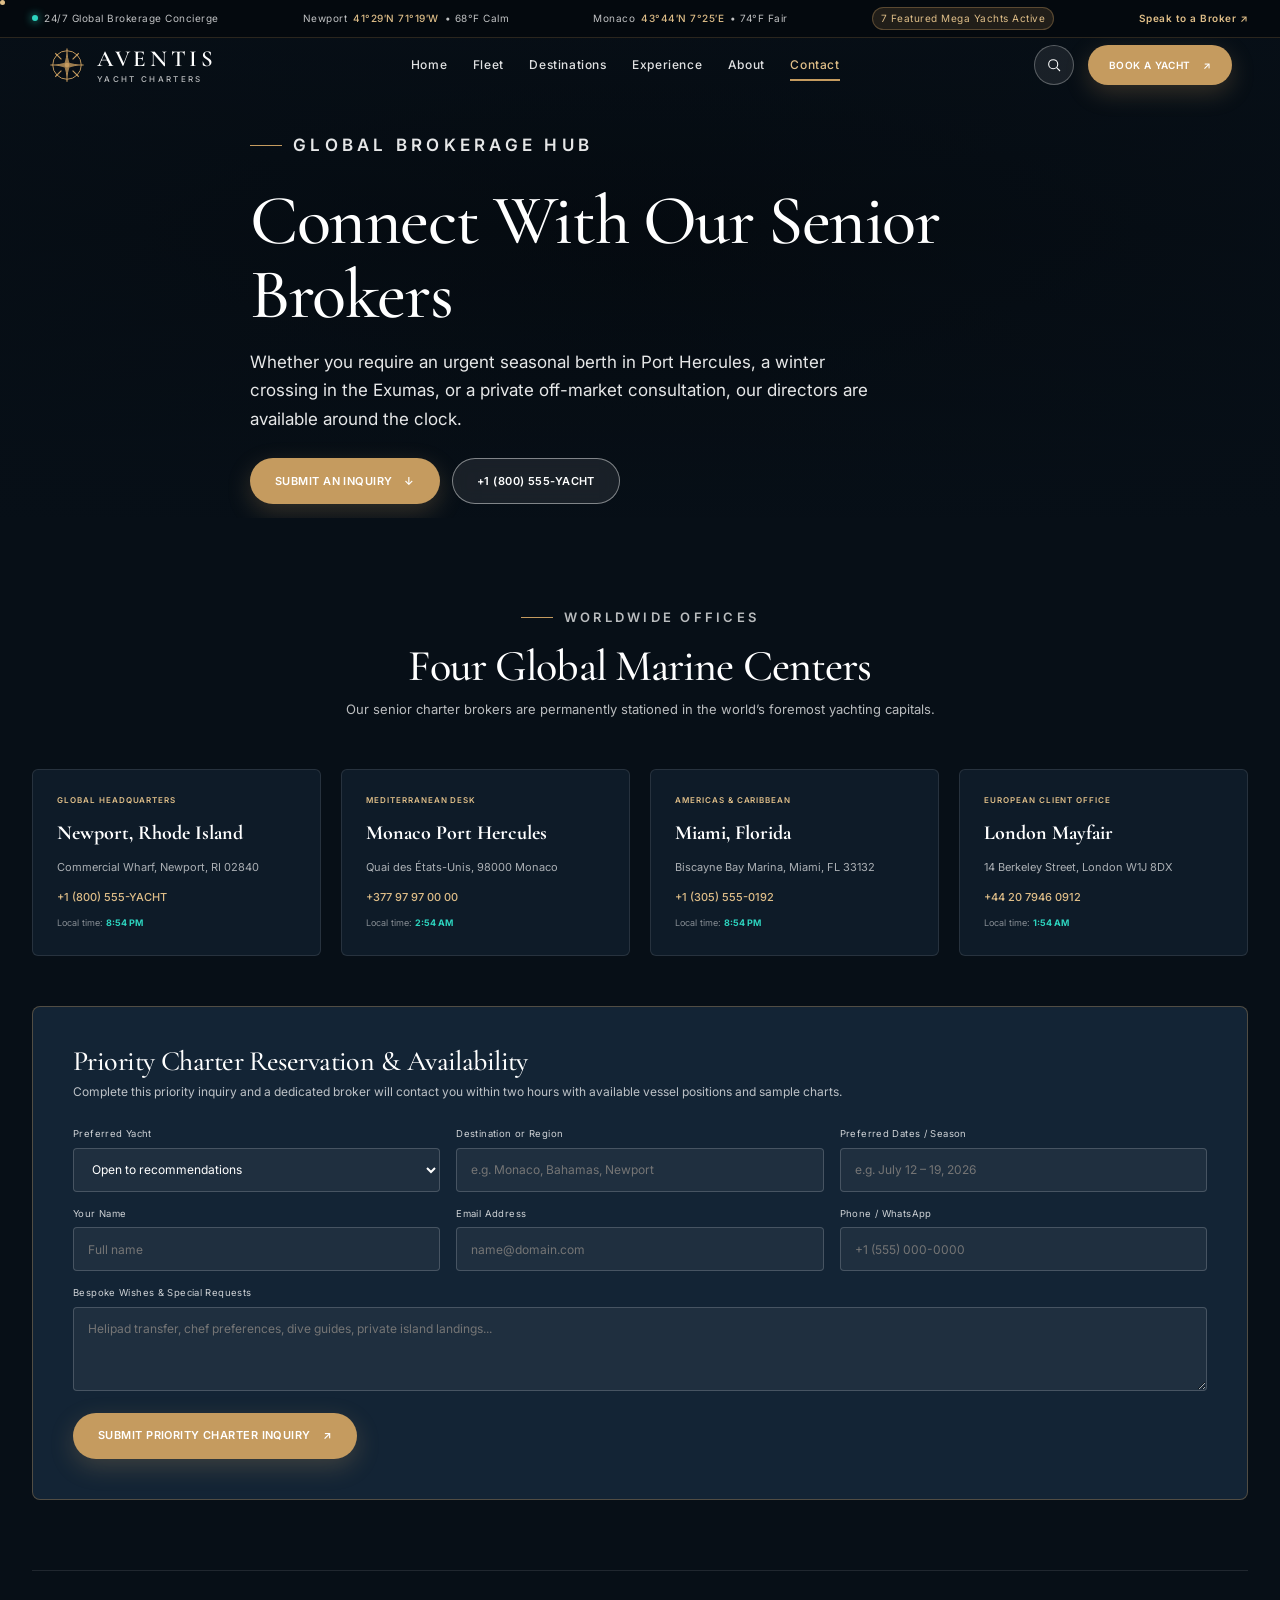
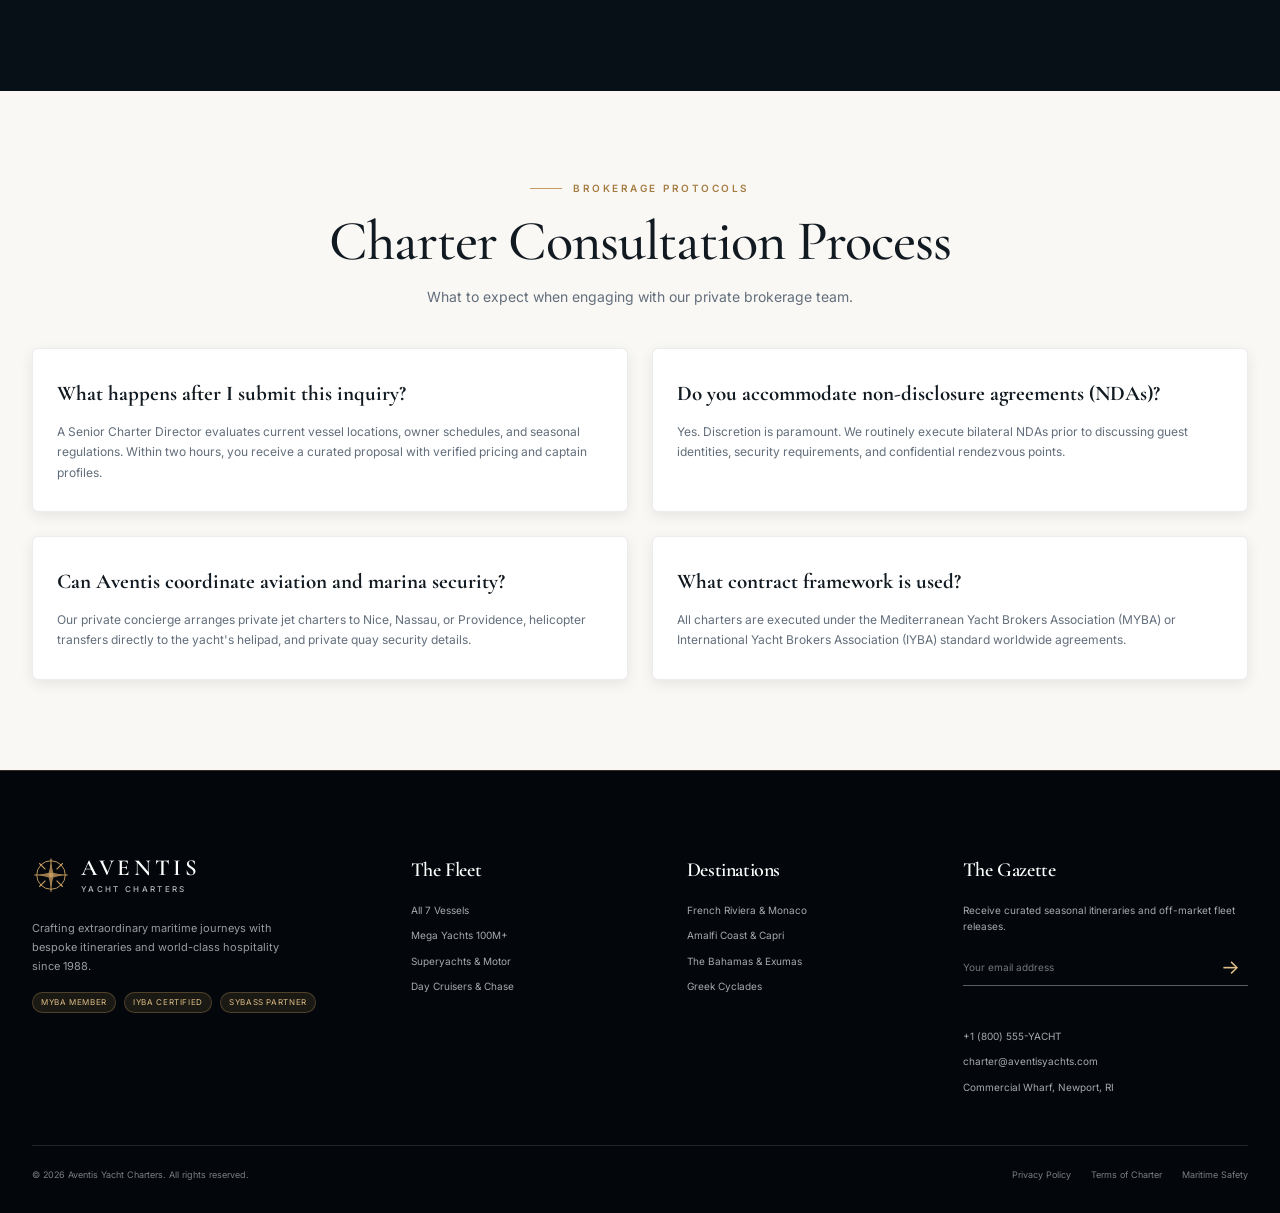
<file: contact.html>
<!doctype html>
<html lang="en">
<head>
  <meta charset="utf-8">
  <meta name="viewport" content="width=device-width, initial-scale=1">
  <meta name="theme-color" content="#070f17">
  <meta name="apple-mobile-web-app-capable" content="yes">
  <meta name="apple-mobile-web-app-status-bar-style" content="black-translucent">
  <meta name="description" content="Connect with Aventis Yacht Charters. 24/7 global brokerage offices in Newport, Monaco, Miami, and London. Request vessel availability and custom charters.">
  <link rel="manifest" href="manifest.webmanifest">
  <link rel="icon" href="icons/icon-192.png" type="image/png">
  <link rel="apple-touch-icon" href="icons/apple-touch-icon.png">
  <title>Contact &amp; Global Brokerage — Aventis Yacht Charters</title>
  <link rel="preconnect" href="https://fonts.googleapis.com">
  <link rel="preconnect" href="https://fonts.gstatic.com" crossorigin>
  <link href="https://fonts.googleapis.com/css2?family=Cormorant+Garamond:ital,wght@0,400;0,500;0,600;0,700;1,400;1,600&family=Inter:wght@300;400;500;600;700&display=swap" rel="stylesheet">
  
  <!-- Modular Stylesheets -->
  <link rel="stylesheet" href="css/global.css">
  <link rel="stylesheet" href="css/contact.css">
  <link rel="stylesheet" href="css/fleet.css">
  <link rel="stylesheet" href="css/modals.css">

  <!-- Modular Scripts -->
  <script src="js/global.js" defer></script>
  <script src="js/video-manager.js" defer></script>
  <script src="js/contact.js" defer></script>
</head>
<body>
  <a class="skip-link" href="#main">Skip to content</a>
  <div class="cursor-dot" aria-hidden="true"></div>
  <div class="cursor-ring" aria-hidden="true"></div>

  <!-- Top Ocean Ticker -->
  <div class="top-status-bar" aria-label="Global charter status">
    <div class="container status-bar-inner">
      <span class="status-item"><i class="status-beacon"></i> 24/7 Global Brokerage Concierge</span>
      <span class="status-item">Newport <strong>41°29′N 71°19′W</strong> • 68°F Calm</span>
      <span class="status-item">Monaco <strong>43°44′N 7°25′E</strong> • 74°F Fair</span>
      <span class="status-item status-badge-hot">7 Featured Mega Yachts Active</span>
      <a class="status-link" href="contact.html">Speak to a Broker ↗</a>
    </div>
  </div>

  <header class="site-header" id="main-header">
    <a class="brand" href="index.html" aria-label="Aventis Yacht Charters home">
      <svg class="brand-mark" viewBox="0 0 48 48" aria-hidden="true">
        <circle cx="24" cy="24" r="18" fill="none" stroke="currentColor" stroke-width="1.2"/>
        <circle cx="24" cy="24" r="3" fill="currentColor"/>
        <path d="M24 3v11m0 20v11M3 24h11m20 0h11M9.15 9.15l7.78 7.78m14.14 14.14 7.78 7.78m0-29.7-7.78 7.78M16.93 31.07l-7.78 7.78" fill="none" stroke="currentColor" stroke-width="1.4"/>
        <path d="m24 9 3 12-3 3-3-3 3-12Zm15 15-12 3-3-3 3-3 12 3ZM24 39l-3-12 3-3 3 3-3 12ZM9 24l12-3 3 3-3 3-12-3Z" fill="currentColor" opacity=".78"/>
      </svg>
      <span class="brand-type"><strong>AVENTIS</strong><small>YACHT CHARTERS</small></span>
    </a>
    <nav class="desktop-nav" aria-label="Main navigation">
      <a href="index.html">Home</a>
      <a href="fleet.html">Fleet</a>
      <a href="destinations.html">Destinations</a>
      <a href="experience.html">Experience</a>
      <a href="about.html">About</a>
      <a href="contact.html" class="active">Contact</a>
    </nav>
    <div class="header-actions">
      <button class="icon-button search-open" type="button" aria-label="Open yacht search">
        <svg viewBox="0 0 24 24" aria-hidden="true"><circle cx="10.8" cy="10.8" r="6.8"/><path d="m16 16 5 5"/></svg>
      </button>
      <button class="button button-gold header-book" type="button" data-open-booking>Book a Yacht <span aria-hidden="true">↗</span></button>
      <button class="menu-toggle" type="button" aria-expanded="false" aria-controls="mobile-nav" aria-label="Open navigation"><span></span><span></span></button>
    </div>
    <nav class="mobile-nav" id="mobile-nav" aria-label="Mobile navigation" hidden>
      <a href="index.html">Home</a>
      <a href="fleet.html">Fleet</a>
      <a href="destinations.html">Destinations</a>
      <a href="experience.html">Experience</a>
      <a href="about.html">About</a>
      <a href="contact.html" class="active">Contact</a>
      <button class="button button-gold" type="button" data-open-booking>Book a Yacht <span aria-hidden="true">↗</span></button>
    </nav>
  </header>

  <main id="main">
    <!-- SUBPAGE HERO BANNER -->
    <section class="subpage-hero" aria-label="Contact Aventis">
      <video class="subpage-hero-video" autoplay muted loop playsinline preload="auto">
        <source src="Public/Fleet/Luxury%20Yacht%20-%20Riva%20Rivamare%20-%20Ferretti%20Group%281080P_HD%29.mp4" type="video/mp4">
      </video>
      <div class="subpage-hero-shade"></div>
      <div class="container subpage-hero-content">
        <p class="eyebrow"><span></span>Global Brokerage Hub</p>
        <h1>Connect With Our Senior Brokers</h1>
        <p>Whether you require an urgent seasonal berth in Port Hercules, a winter crossing in the Exumas, or a private off-market consultation, our directors are available around the clock.</p>
        <div style="display:flex;gap:12px;flex-wrap:wrap;">
          <a class="button button-gold" href="#contact-hub">Submit an Inquiry <span aria-hidden="true">↓</span></a>
          <a class="button button-glass" href="tel:+18005559224">+1 (800) 555-YACHT</a>
        </div>
      </div>
    </section>

    <!-- CONTACT HUB & OFFICES -->
    <section class="contact-section section-dark" id="contact-hub">
      <div class="container footer-contact-hub">
        <div class="footer-hub-intro reveal">
          <p class="eyebrow"><span></span>Worldwide Offices</p>
          <h2>Four Global Marine Centers</h2>
          <p>Our senior charter brokers are permanently stationed in the world’s foremost yachting capitals.</p>
        </div>

        <!-- Global Offices Grid with Live Clocks -->
        <div class="global-offices-grid reveal">
          <div class="office-card">
            <span class="office-tag">Global Headquarters</span>
            <h4>Newport, Rhode Island</h4>
            <p>Commercial Wharf, Newport, RI 02840</p>
            <a class="office-tel" href="tel:+18005559224">+1 (800) 555-YACHT</a>
            <span class="office-time" data-tz="America/New_York">Local time: <strong class="tz-clock">EDT</strong></span>
          </div>
          <div class="office-card">
            <span class="office-tag">Mediterranean Desk</span>
            <h4>Monaco Port Hercules</h4>
            <p>Quai des États-Unis, 98000 Monaco</p>
            <a class="office-tel" href="tel:+37797970000">+377 97 97 00 00</a>
            <span class="office-time" data-tz="Europe/Monaco">Local time: <strong class="tz-clock">CEST</strong></span>
          </div>
          <div class="office-card">
            <span class="office-tag">Americas &amp; Caribbean</span>
            <h4>Miami, Florida</h4>
            <p>Biscayne Bay Marina, Miami, FL 33132</p>
            <a class="office-tel" href="tel:+13055550192">+1 (305) 555-0192</a>
            <span class="office-time" data-tz="America/New_York">Local time: <strong class="tz-clock">EDT</strong></span>
          </div>
          <div class="office-card">
            <span class="office-tag">European Client Office</span>
            <h4>London Mayfair</h4>
            <p>14 Berkeley Street, London W1J 8DX</p>
            <a class="office-tel" href="tel:+442079460912">+44 20 7946 0912</a>
            <span class="office-time" data-tz="Europe/London">Local time: <strong class="tz-clock">BST</strong></span>
          </div>
        </div>

        <!-- Full Priority Charter Reservation Form -->
        <div class="footer-inquiry-box reveal">
          <div class="inquiry-box-head">
            <h3>Priority Charter Reservation &amp; Availability</h3>
            <p>Complete this priority inquiry and a dedicated broker will contact you within two hours with available vessel positions and sample charts.</p>
          </div>
          <form class="inpage-inquiry-form booking-form">
            <div class="form-row-3">
              <label>
                <span>Preferred Yacht</span>
                <select name="yacht">
                  <option value="Any Yacht">Open to recommendations</option>
                  <option value="KISMET (400 FT / 122M Mega Yacht)">KISMET — 400 FT / 122M Mega Yacht</option>
                  <option value="LANA (351 FT / 107M Mega Yacht)">LANA — 351 FT / 107M Mega Yacht</option>
                  <option value="ENERGY (255 FT / 78M Superyacht)">ENERGY — 255 FT / 78M Superyacht</option>
                  <option value="M/Y ONYX (110 FT Riva Dolcevita)">M/Y ONYX — 110 FT Riva Dolcevita</option>
                  <option value="Sunseeker 88 Yacht">Sunseeker 88 Yacht</option>
                  <option value="Sunseeker 76 Yacht">Sunseeker 76 Yacht</option>
                  <option value="Riva Rivamare (39 FT Day Cruiser)">Riva Rivamare — 39 FT Day Cruiser</option>
                </select>
              </label>
              <label>
                <span>Destination or Region</span>
                <input name="destination" placeholder="e.g. Monaco, Bahamas, Newport" required>
              </label>
              <label>
                <span>Preferred Dates / Season</span>
                <input name="dates" placeholder="e.g. July 12 – 19, 2026">
              </label>
            </div>
            <div class="form-row-3">
              <label>
                <span>Your Name</span>
                <input name="name" placeholder="Full name" required>
              </label>
              <label>
                <span>Email Address</span>
                <input name="email" type="email" placeholder="name@domain.com" required>
              </label>
              <label>
                <span>Phone / WhatsApp</span>
                <input name="phone" type="tel" placeholder="+1 (555) 000-0000">
              </label>
            </div>
            <label>
              <span>Bespoke Wishes &amp; Special Requests</span>
              <textarea name="requests" rows="3" placeholder="Helipad transfer, chef preferences, dive guides, private island landings..."></textarea>
            </label>
            <div class="inquiry-form-submit">
              <button class="button button-gold" type="submit">Submit Priority Charter Inquiry <span aria-hidden="true">↗</span></button>
              <p class="form-status" aria-live="polite"></p>
            </div>
          </form>
        </div>

      </div>
    </section>

    <!-- CONSULTATION FAQ -->
    <section class="section-light" style="padding: 90px 0;">
      <div class="container">
        <div class="section-heading centered reveal">
          <p class="eyebrow eyebrow-dark"><span></span>Brokerage Protocols</p>
          <h2>Charter Consultation Process</h2>
          <p>What to expect when engaging with our private brokerage team.</p>
        </div>
        <div class="fleet-faq-grid reveal">
          <div class="faq-card">
            <h4>What happens after I submit this inquiry?</h4>
            <p>A Senior Charter Director evaluates current vessel locations, owner schedules, and seasonal regulations. Within two hours, you receive a curated proposal with verified pricing and captain profiles.</p>
          </div>
          <div class="faq-card">
            <h4>Do you accommodate non-disclosure agreements (NDAs)?</h4>
            <p>Yes. Discretion is paramount. We routinely execute bilateral NDAs prior to discussing guest identities, security requirements, and confidential rendezvous points.</p>
          </div>
          <div class="faq-card">
            <h4>Can Aventis coordinate aviation and marina security?</h4>
            <p>Our private concierge arranges private jet charters to Nice, Nassau, or Providence, helicopter transfers directly to the yacht's helipad, and private quay security details.</p>
          </div>
          <div class="faq-card">
            <h4>What contract framework is used?</h4>
            <p>All charters are executed under the Mediterranean Yacht Brokers Association (MYBA) or International Yacht Brokers Association (IYBA) standard worldwide agreements.</p>
          </div>
        </div>
      </div>
    </section>
  </main>

  <!-- FOOTER -->
  <footer class="site-footer">
    <div class="container footer-grid">
      <div class="footer-brand">
        <a class="brand" href="index.html" aria-label="Aventis Yacht Charters home">
          <svg class="brand-mark" viewBox="0 0 48 48" aria-hidden="true"><circle cx="24" cy="24" r="18" fill="none" stroke="currentColor" stroke-width="1.2"/><circle cx="24" cy="24" r="3" fill="currentColor"/><path d="M24 3v11m0 20v11M3 24h11m20 0h11M9.15 9.15l7.78 7.78m14.14 14.14 7.78 7.78m0-29.7-7.78 7.78M16.93 31.07l-7.78 7.78" fill="none" stroke="currentColor" stroke-width="1.4"/><path d="m24 9 3 12-3 3-3-3 3-12Zm15 15-12 3-3-3 3-3 12 3ZM24 39l-3-12 3-3 3 3-3 12ZM9 24l12-3 3 3-3 3-12-3Z" fill="currentColor" opacity=".78"/></svg>
          <span class="brand-type"><strong>AVENTIS</strong><small>YACHT CHARTERS</small></span>
        </a>
        <p>Crafting extraordinary maritime journeys with bespoke itineraries and world-class hospitality since 1988.</p>
        <div class="accreditations-row">
          <span class="cert-pill">MYBA Member</span>
          <span class="cert-pill">IYBA Certified</span>
          <span class="cert-pill">SYBAss Partner</span>
        </div>
      </div>
      <div class="footer-column">
        <h2>The Fleet</h2>
        <a href="fleet.html">All 7 Vessels</a>
        <a href="fleet.html">Mega Yachts 100M+</a>
        <a href="fleet.html">Superyachts &amp; Motor</a>
        <a href="fleet.html">Day Cruisers &amp; Chase</a>
      </div>
      <div class="footer-column">
        <h2>Destinations</h2>
        <a href="destinations.html">French Riviera &amp; Monaco</a>
        <a href="destinations.html">Amalfi Coast &amp; Capri</a>
        <a href="destinations.html">The Bahamas &amp; Exumas</a>
        <a href="destinations.html">Greek Cyclades</a>
      </div>
      <div class="footer-column footer-concierge">
        <h2>The Gazette</h2>
        <p>Receive curated seasonal itineraries and off-market fleet releases.</p>
        <form class="newsletter-form">
          <label class="visually-hidden" for="newsletter-email">Email address</label>
          <input id="newsletter-email" name="email" type="email" placeholder="Your email address" required>
          <button type="submit" aria-label="Sign up for the newsletter">→</button>
        </form>
        <p class="form-status" aria-live="polite"></p>
        <a href="tel:+18005559224">+1 (800) 555-YACHT</a>
        <a href="mailto:charter@aventisyachts.com">charter@aventisyachts.com</a>
        <span>Commercial Wharf, Newport, RI</span>
      </div>
    </div>

    <div class="container footer-bottom">
      <span>© 2026 Aventis Yacht Charters. All rights reserved.</span>
      <div>
        <a href="contact.html">Privacy Policy</a>
        <a href="contact.html">Terms of Charter</a>
        <a href="contact.html">Maritime Safety</a>
      </div>
    </div>
  </footer>

  <!-- MODALS -->
  <dialog class="site-dialog search-dialog" id="search-modal" aria-labelledby="search-title">
    <button class="dialog-close" type="button" aria-label="Close search">×</button>
    <div class="dialog-inner">
      <p class="eyebrow"><span></span>Find your next escape</p>
      <h2 id="search-title">Where will the sea take you?</h2>
      <form class="search-form">
        <label class="visually-hidden" for="yacht-search">Search yachts and destinations</label>
        <input id="yacht-search" type="search" placeholder="Try “Newport”, “Monaco”, or “broker”">
        <button type="submit" aria-label="Search">↗</button>
      </form>
      <p class="search-result" aria-live="polite"></p>
    </div>
  </dialog>

  <dialog class="site-dialog booking-dialog" id="booking-modal" aria-labelledby="booking-title">
    <button class="dialog-close" type="button" aria-label="Close booking request">×</button>
    <div class="dialog-inner">
      <p class="eyebrow"><span></span>Your journey begins here</p>
      <h2 id="booking-title">Speak with a Charter Broker</h2>
      <p class="dialog-intro">Tell us a little about the voyage you have in mind. We will curate the ideal yacht, captain, and itinerary.</p>
      <form class="booking-form">
        <label>
          <span>Preferred Vessel</span>
          <select name="yacht" id="booking-yacht-select">
            <option value="">Select a yacht</option>
            <option value="KISMET">KISMET (400 FT / 122M Mega Yacht)</option>
            <option value="LANA">LANA (351 FT / 107M Mega Yacht)</option>
            <option value="ENERGY">ENERGY (255 FT / 78M Superyacht)</option>
            <option value="M/Y ONYX">M/Y ONYX (110 FT Riva Dolcevita)</option>
            <option value="Sunseeker 88 Yacht">Sunseeker 88 Yacht</option>
            <option value="Sunseeker 76 Yacht">Sunseeker 76 Yacht</option>
            <option value="Riva Rivamare">Riva Rivamare (39 FT Day Cruiser)</option>
            <option value="Open to recommendations">Open to recommendations</option>
          </select>
        </label>
        <label>
          <span>Destination or Region</span>
          <input name="destination" placeholder="Where would you like to sail?" required>
        </label>
        <div class="form-row">
          <label>
            <span>Preferred Dates</span>
            <input name="dates" placeholder="e.g. Summer 2026 or specific week">
          </label>
          <label>
            <span>Number of Guests</span>
            <input name="guests" type="number" min="1" max="36" placeholder="e.g. 10">
          </label>
        </div>
        <div class="form-row">
          <label>
            <span>Your Name</span>
            <input name="name" placeholder="Full name" required>
          </label>
          <label>
            <span>Email Address</span>
            <input name="email" type="email" placeholder="name@domain.com" required>
          </label>
        </div>
        <label>
          <span>Special Requests</span>
          <textarea name="requests" rows="3" placeholder="Share anything that would make it extraordinary..."></textarea>
        </label>
        <button class="button button-gold" type="submit">Prepare my inquiry <span aria-hidden="true">↗</span></button>
        <p class="form-status" aria-live="polite">This preview prepares your bespoke inquiry.</p>
      </form>
    </div>
  </dialog>
</body>
</html>
</file>
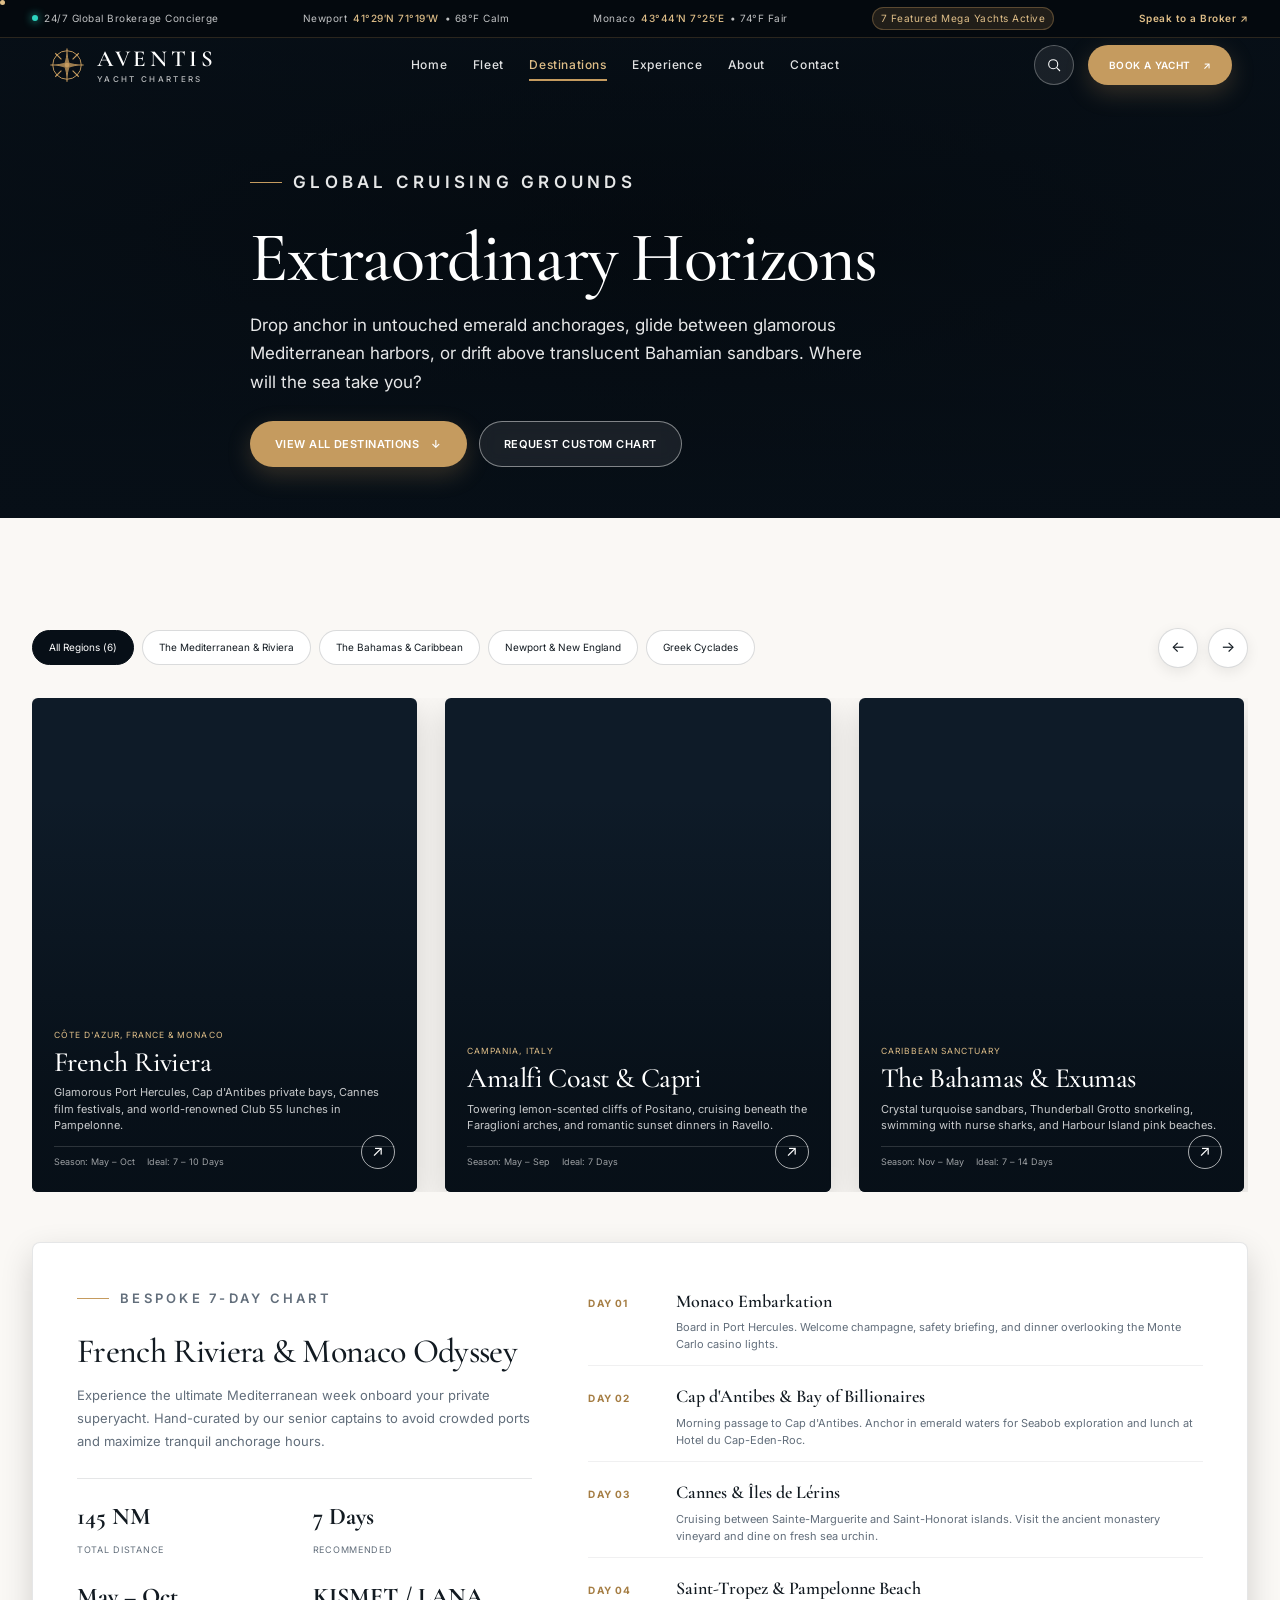
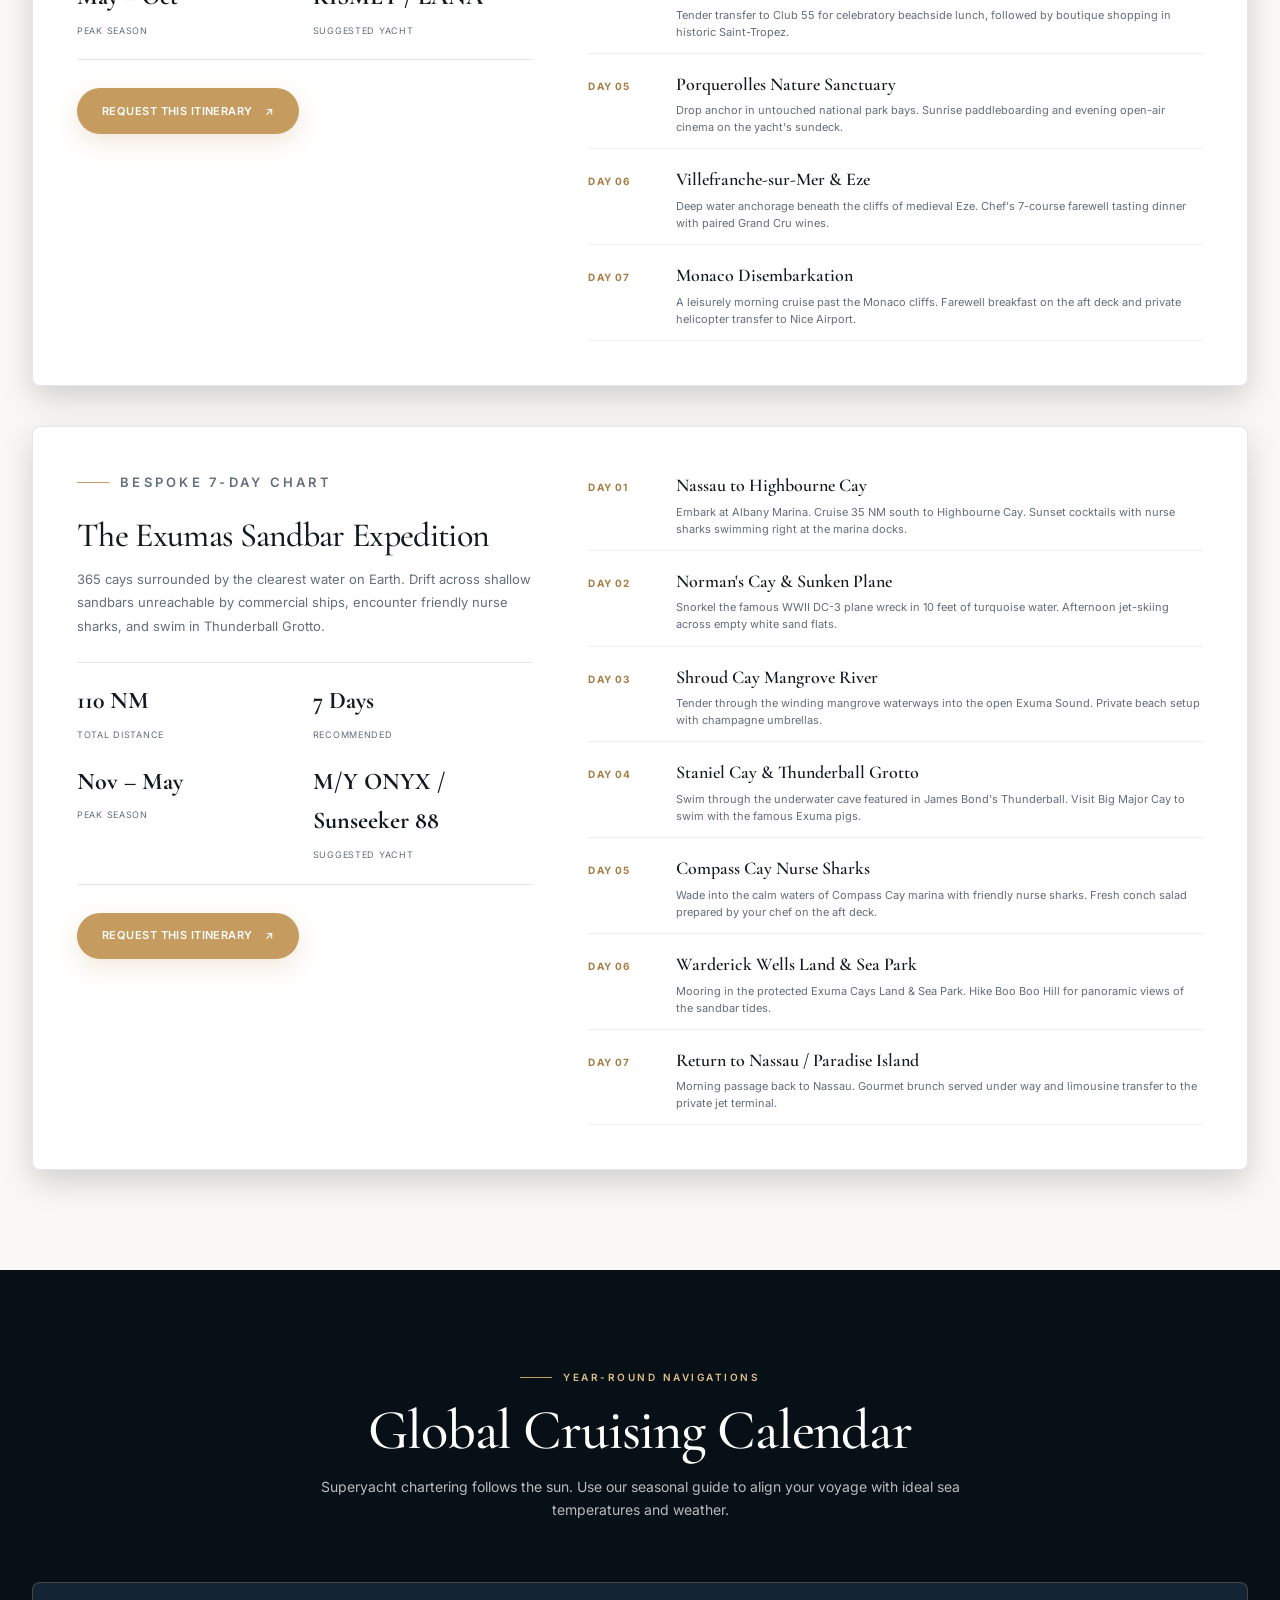
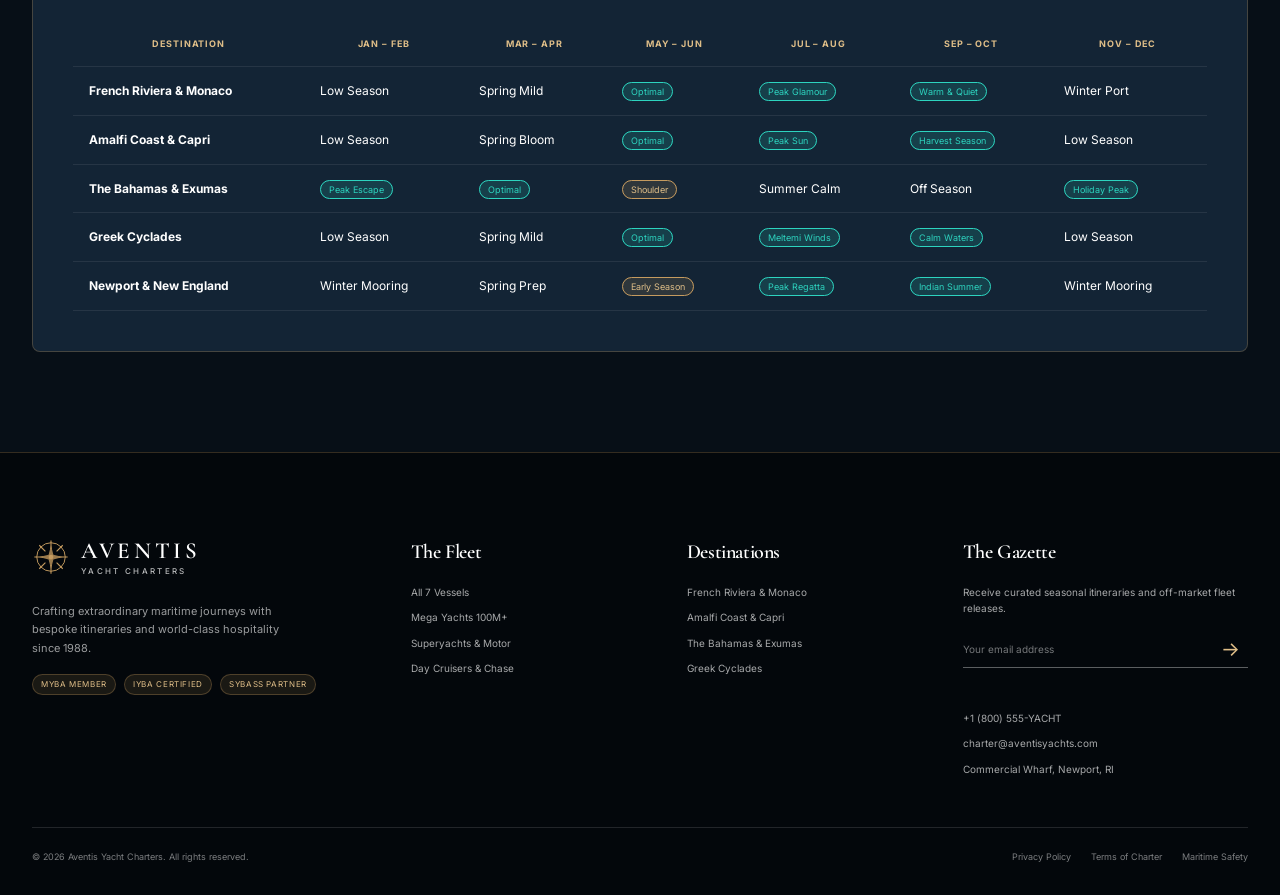
<file: destinations.html>
<!doctype html>
<html lang="en">
<head>
  <meta charset="utf-8">
  <meta name="viewport" content="width=device-width, initial-scale=1">
  <meta name="theme-color" content="#070f17">
  <meta name="apple-mobile-web-app-capable" content="yes">
  <meta name="apple-mobile-web-app-status-bar-style" content="black-translucent">
  <meta name="description" content="Discover world-class private yacht charter destinations. Curated day-by-day itineraries for the French Riviera, Amalfi Coast, The Bahamas, Greek Cyclades, and Newport.">
  <link rel="manifest" href="manifest.webmanifest">
  <link rel="icon" href="icons/icon-192.png" type="image/png">
  <link rel="apple-touch-icon" href="icons/apple-touch-icon.png">
  <title>Destinations — Aventis Yacht Charters &amp; Curated Itineraries</title>
  <link rel="preconnect" href="https://fonts.googleapis.com">
  <link rel="preconnect" href="https://fonts.gstatic.com" crossorigin>
  <link href="https://fonts.googleapis.com/css2?family=Cormorant+Garamond:ital,wght@0,400;0,500;0,600;0,700;1,400;1,600&family=Inter:wght@300;400;500;600;700&display=swap" rel="stylesheet">
  
  <!-- Modular Stylesheets -->
  <link rel="stylesheet" href="css/global.css">
  <link rel="stylesheet" href="css/destinations.css">
  <link rel="stylesheet" href="css/modals.css">

  <!-- Modular Scripts -->
  <script src="js/global.js" defer></script>
  <script src="js/video-manager.js" defer></script>
  <script src="js/destinations.js" defer></script>
</head>
<body>
  <a class="skip-link" href="#main">Skip to content</a>
  <div class="cursor-dot" aria-hidden="true"></div>
  <div class="cursor-ring" aria-hidden="true"></div>

  <!-- Top Ocean Ticker -->
  <div class="top-status-bar" aria-label="Global charter status">
    <div class="container status-bar-inner">
      <span class="status-item"><i class="status-beacon"></i> 24/7 Global Brokerage Concierge</span>
      <span class="status-item">Newport <strong>41°29′N 71°19′W</strong> • 68°F Calm</span>
      <span class="status-item">Monaco <strong>43°44′N 7°25′E</strong> • 74°F Fair</span>
      <span class="status-item status-badge-hot">7 Featured Mega Yachts Active</span>
      <a class="status-link" href="contact.html">Speak to a Broker ↗</a>
    </div>
  </div>

  <header class="site-header" id="main-header">
    <a class="brand" href="index.html" aria-label="Aventis Yacht Charters home">
      <svg class="brand-mark" viewBox="0 0 48 48" aria-hidden="true">
        <circle cx="24" cy="24" r="18" fill="none" stroke="currentColor" stroke-width="1.2"/>
        <circle cx="24" cy="24" r="3" fill="currentColor"/>
        <path d="M24 3v11m0 20v11M3 24h11m20 0h11M9.15 9.15l7.78 7.78m14.14 14.14 7.78 7.78m0-29.7-7.78 7.78M16.93 31.07l-7.78 7.78" fill="none" stroke="currentColor" stroke-width="1.4"/>
        <path d="m24 9 3 12-3 3-3-3 3-12Zm15 15-12 3-3-3 3-3 12 3ZM24 39l-3-12 3-3 3 3-3 12ZM9 24l12-3 3 3-3 3-12-3Z" fill="currentColor" opacity=".78"/>
      </svg>
      <span class="brand-type"><strong>AVENTIS</strong><small>YACHT CHARTERS</small></span>
    </a>
    <nav class="desktop-nav" aria-label="Main navigation">
      <a href="index.html">Home</a>
      <a href="fleet.html">Fleet</a>
      <a href="destinations.html" class="active">Destinations</a>
      <a href="experience.html">Experience</a>
      <a href="about.html">About</a>
      <a href="contact.html">Contact</a>
    </nav>
    <div class="header-actions">
      <button class="icon-button search-open" type="button" aria-label="Open yacht search">
        <svg viewBox="0 0 24 24" aria-hidden="true"><circle cx="10.8" cy="10.8" r="6.8"/><path d="m16 16 5 5"/></svg>
      </button>
      <button class="button button-gold header-book" type="button" data-open-booking>Book a Yacht <span aria-hidden="true">↗</span></button>
      <button class="menu-toggle" type="button" aria-expanded="false" aria-controls="mobile-nav" aria-label="Open navigation"><span></span><span></span></button>
    </div>
    <nav class="mobile-nav" id="mobile-nav" aria-label="Mobile navigation" hidden>
      <a href="index.html">Home</a>
      <a href="fleet.html">Fleet</a>
      <a href="destinations.html" class="active">Destinations</a>
      <a href="experience.html">Experience</a>
      <a href="about.html">About</a>
      <a href="contact.html">Contact</a>
      <button class="button button-gold" type="button" data-open-booking>Book a Yacht <span aria-hidden="true">↗</span></button>
    </nav>
  </header>

  <main id="main">
    <!-- SUBPAGE HERO BANNER -->
    <section class="subpage-hero" aria-label="Aventis Destinations">
      <video class="subpage-hero-video" autoplay muted loop playsinline preload="auto">
        <source src="Public/Fleet/ENERGY%20_%2077.80M_255_2___%20Amels%20-%20Yacht%20for%20Sale(1080P_HD).mp4" type="video/mp4">
      </video>
      <div class="subpage-hero-shade"></div>
      <div class="container subpage-hero-content">
        <p class="eyebrow"><span></span>Global Cruising Grounds</p>
        <h1>Extraordinary Horizons</h1>
        <p>Drop anchor in untouched emerald anchorages, glide between glamorous Mediterranean harbors, or drift above translucent Bahamian sandbars. Where will the sea take you?</p>
        <div style="display:flex;gap:12px;flex-wrap:wrap;">
          <a class="button button-gold" href="#dest-collection">View All Destinations <span aria-hidden="true">↓</span></a>
          <button class="button button-glass" type="button" data-open-booking>Request Custom Chart</button>
        </div>
      </div>
    </section>

    <!-- DESTINATIONS COLLECTION -->
    <section class="destinations-section section-light" id="dest-collection">
      <div class="container">
        <div class="destinations-filter-bar reveal">
          <div class="destination-tabs" role="group" aria-label="Filter destinations by region">
            <button class="dest-tab active" type="button" data-dest-filter="all">All Regions (6)</button>
            <button class="dest-tab" type="button" data-dest-filter="med">The Mediterranean &amp; Riviera</button>
            <button class="dest-tab" type="button" data-dest-filter="bahamas">The Bahamas &amp; Caribbean</button>
            <button class="dest-tab" type="button" data-dest-filter="newengland">Newport &amp; New England</button>
            <button class="dest-tab" type="button" data-dest-filter="greece">Greek Cyclades</button>
          </div>
          <div class="slider-controls">
            <button class="slider-button dest-prev" type="button" aria-label="Previous destination">←</button>
            <button class="slider-button dest-next" type="button" aria-label="Next destination">→</button>
          </div>
        </div>

        <!-- Destination Cards Slider -->
        <div class="destinations-slider-wrapper reveal">
          <div class="destinations-slider" id="destinations-slider" tabindex="0">
            
            <article class="destination-card" data-region="med">
              <video class="destination-card-video" autoplay muted loop playsinline preload="metadata" poster="https://images.unsplash.com/photo-1533105079780-92b9be482077?auto=format&fit=crop&w=850&q=85" aria-hidden="true" tabindex="-1">
                <source src="Public/destination/Dreamy%20Luxury%20Yacht_._._._._._._.__LuxuryYacht%20_DreamYacht%20_YachtLife%20_TimelessLuxury%20_LuxuryTravel%20_yacht(MP4).mp4" type="video/mp4">
              </video>
              <div class="destination-shade"></div>
              <div class="destination-info">
                <span class="dest-region-tag">Côte d'Azur, France &amp; Monaco</span>
                <h3>French Riviera</h3>
                <p class="dest-desc">Glamorous Port Hercules, Cap d'Antibes private bays, Cannes film festivals, and world-renowned Club 55 lunches in Pampelonne.</p>
                <div class="dest-meta">
                  <span>Season: May – Oct</span>
                  <span>Ideal: 7 – 10 Days</span>
                </div>
                <a href="#itinerary-riviera" aria-label="Explore French Riviera itinerary">↗</a>
              </div>
            </article>

            <article class="destination-card" data-region="med">
              <video class="destination-card-video" autoplay muted loop playsinline preload="metadata" poster="https://images.unsplash.com/photo-1533105079780-92b9be482077?auto=format&fit=crop&w=850&q=85" aria-hidden="true" tabindex="-1">
                <source src="Public/destination/Is%20this%20life%20real%20or%20AI_(MP4).mp4" type="video/mp4">
              </video>
              <div class="destination-shade"></div>
              <div class="destination-info">
                <span class="dest-region-tag">Campania, Italy</span>
                <h3>Amalfi Coast &amp; Capri</h3>
                <p class="dest-desc">Towering lemon-scented cliffs of Positano, cruising beneath the Faraglioni arches, and romantic sunset dinners in Ravello.</p>
                <div class="dest-meta">
                  <span>Season: May – Sep</span>
                  <span>Ideal: 7 Days</span>
                </div>
                <a href="contact.html" aria-label="Explore Amalfi Coast itinerary">↗</a>
              </div>
            </article>

            <article class="destination-card" data-region="bahamas">
              <video class="destination-card-video" autoplay muted loop playsinline preload="metadata" poster="https://images.unsplash.com/photo-1510414842594-a61c69b5ae57?auto=format&fit=crop&w=850&q=85" aria-hidden="true" tabindex="-1">
                <source src="Public/destination/On%20a%20mission%20_thisisit_yacht%20_%20one%20of%20the%20most%20incredible%20yachts%20in%20the%20world.___Yacht%20_Superyacht%20_ThisIsIt%20_YachtCharter%20_TomClaeren(MP4).mp4" type="video/mp4">
              </video>
              <div class="destination-shade"></div>
              <div class="destination-info">
                <span class="dest-region-tag">Caribbean Sanctuary</span>
                <h3>The Bahamas &amp; Exumas</h3>
                <p class="dest-desc">Crystal turquoise sandbars, Thunderball Grotto snorkeling, swimming with nurse sharks, and Harbour Island pink beaches.</p>
                <div class="dest-meta">
                  <span>Season: Nov – May</span>
                  <span>Ideal: 7 – 14 Days</span>
                </div>
                <a href="#itinerary-bahamas" aria-label="Explore Bahamas itinerary">↗</a>
              </div>
            </article>

            <article class="destination-card" data-region="greece">
              <video class="destination-card-video" autoplay muted loop playsinline preload="metadata" poster="https://images.unsplash.com/photo-1570077188670-e3a8d69ac5ff?auto=format&fit=crop&w=850&q=85" aria-hidden="true" tabindex="-1">
                <source src="Public/destination/Project%20BREAKTHROUGH%20built%20by%20_feadship%20with%20breathtaking%20lines%20and%20stunning%20interiors%20designed%20by%20RWD.%20She_s%20truly%20a%20work%20of%20art.%20_yacht%20_design(MP4).mp4" type="video/mp4">
              </video>
              <div class="destination-shade"></div>
              <div class="destination-info">
                <span class="dest-region-tag">Aegean Sea, Greece</span>
                <h3>The Greek Cyclades</h3>
                <p class="dest-desc">Ancient Delos, energetic Mykonos beach clubs, Santorini's dramatic volcanic caldera, and uninhabited Koufonisia coves.</p>
                <div class="dest-meta">
                  <span>Season: Jun – Sep</span>
                  <span>Ideal: 10 – 14 Days</span>
                </div>
                <a href="#itinerary-greece" aria-label="Explore Greek Cyclades itinerary">↗</a>
              </div>
            </article>

            <article class="destination-card" data-region="newengland">
              <video class="destination-card-video" autoplay muted loop playsinline preload="metadata" poster="https://images.unsplash.com/photo-1500375592092-40eb2168fd21?auto=format&fit=crop&w=850&q=85" aria-hidden="true" tabindex="-1">
                <source src="Public/destination/Resonating%20to%20sunsets%20more%20than%20nightouts%E2%9C%A8_%20__%5B%20dubai_%20yacht_%20sunsets_%20things%20to%20do%20_%20friends_%20couple%20ideas_%20outfits%20on%20yacht_%20beach%20day_%20uae%20_%20date%20ideas(.mp4" type="video/mp4">
              </video>
              <div class="destination-shade"></div>
              <div class="destination-info">
                <span class="dest-region-tag">Rhode Island &amp; Massachusetts</span>
                <h3>Newport &amp; Nantucket</h3>
                <p class="dest-desc">Historic sailing capital, ocean cliffs, fresh Atlantic lobster bakes, and peaceful Martha’s Vineyard anchorages.</p>
                <div class="dest-meta">
                  <span>Season: Jun – Oct</span>
                  <span>Ideal: 7 – 10 Days</span>
                </div>
                <a href="contact.html" aria-label="Explore Newport itinerary">↗</a>
              </div>
            </article>

            <article class="destination-card" data-region="bahamas">
              <video class="destination-card-video" autoplay muted playsinline preload="metadata" data-video-playlist poster="https://images.unsplash.com/photo-1544551763-46a013bb70d5?auto=format&fit=crop&w=850&q=85" aria-hidden="true" tabindex="-1">
                <source src="Public/destination/%E2%9C%A8Enjoy%20the%20freedom%20%F0%9F%A6%8B%F0%9F%A4%8DLife%20on%20a%20yacht%20is%20sweeter%20with%20their%20laughter%20and%20dancing%F0%9F%92%83%F0%9F%94%A5%F0%9F%94%A5_%20they%20enjoy%20every%20second...%20An%20unforgettable%20day%20with%20fri.mp4" type="video/mp4">
                <source src="Public/destination/%F0%9F%A4%8D%F0%9F%A9%B0.___akfilmsuae_%F0%9F%9B%A5%EF%B8%8F%20_%20_arbyachts_%F0%9F%91%97%20_%20_wearhashh(MP4).mp4" type="video/mp4">
                <source src="Public/destination/%EF%BF%BDyacht%20Lamborghini%F0%9F%9B%A5%EF%B8%8F%F0%9F%94%A5%20My%20favorite%20in%20Dubai%20%F0%9F%A5%87%F0%9F%8F%86__Available%20%E2%AC%87%EF%B8%8F__Book%20now%20%F0%9F%A4%99%F0%9F%8F%BBwith%20_jetski__life%20%F0%9F%A5%87%F0%9F%8F%86__%F0%9F%93%B2%20971503035042_..__..__.._(.mp4" type="video/mp4">
              </video>
              <div class="destination-shade"></div>
              <div class="destination-info">
                <span class="dest-region-tag">French West Indies</span>
                <h3>St. Barths &amp; Virgin Gorda</h3>
                <p class="dest-desc">The chic capital of Caribbean winter yachting. Designer shopping in Gustavia, The Baths granite boulders, and quiet Anguilla bays.</p>
                <div class="dest-meta">
                  <span>Season: Dec – Apr</span>
                  <span>Ideal: 7 – 10 Days</span>
                </div>
                <a href="contact.html" aria-label="Explore St. Barths itinerary">↗</a>
              </div>
            </article>

          </div>
        </div>

        <!-- 1. FEATURED ITINERARY: FRENCH RIVIERA & MONACO -->
        <div class="itinerary-feature-card reveal" id="itinerary-riviera">
          <div class="itinerary-grid">
            <div class="itinerary-copy">
              <p class="eyebrow eyebrow-dark"><span></span>Bespoke 7-Day Chart</p>
              <h3>French Riviera &amp; Monaco Odyssey</h3>
              <p>Experience the ultimate Mediterranean week onboard your private superyacht. Hand-curated by our senior captains to avoid crowded ports and maximize tranquil anchorage hours.</p>
              <div class="itinerary-stats-row">
                <div class="itinerary-stat"><strong>145 NM</strong><span>Total Distance</span></div>
                <div class="itinerary-stat"><strong>7 Days</strong><span>Recommended</span></div>
                <div class="itinerary-stat"><strong>May – Oct</strong><span>Peak Season</span></div>
                <div class="itinerary-stat"><strong>KISMET / LANA</strong><span>Suggested Yacht</span></div>
              </div>
              <button class="button button-gold" type="button" data-open-booking>Request This Itinerary <span aria-hidden="true">↗</span></button>
            </div>
            <div class="itinerary-timeline">
              <ol class="itinerary-days-list">
                <li>
                  <span class="day-num">Day 01</span>
                  <div class="day-content">
                    <h4>Monaco Embarkation</h4>
                    <p>Board in Port Hercules. Welcome champagne, safety briefing, and dinner overlooking the Monte Carlo casino lights.</p>
                  </div>
                </li>
                <li>
                  <span class="day-num">Day 02</span>
                  <div class="day-content">
                    <h4>Cap d'Antibes &amp; Bay of Billionaires</h4>
                    <p>Morning passage to Cap d'Antibes. Anchor in emerald waters for Seabob exploration and lunch at Hotel du Cap-Eden-Roc.</p>
                  </div>
                </li>
                <li>
                  <span class="day-num">Day 03</span>
                  <div class="day-content">
                    <h4>Cannes &amp; Îles de Lérins</h4>
                    <p>Cruising between Sainte-Marguerite and Saint-Honorat islands. Visit the ancient monastery vineyard and dine on fresh sea urchin.</p>
                  </div>
                </li>
                <li>
                  <span class="day-num">Day 04</span>
                  <div class="day-content">
                    <h4>Saint-Tropez &amp; Pampelonne Beach</h4>
                    <p>Tender transfer to Club 55 for celebratory beachside lunch, followed by boutique shopping in historic Saint-Tropez.</p>
                  </div>
                </li>
                <li>
                  <span class="day-num">Day 05</span>
                  <div class="day-content">
                    <h4>Porquerolles Nature Sanctuary</h4>
                    <p>Drop anchor in untouched national park bays. Sunrise paddleboarding and evening open-air cinema on the yacht's sundeck.</p>
                  </div>
                </li>
                <li>
                  <span class="day-num">Day 06</span>
                  <div class="day-content">
                    <h4>Villefranche-sur-Mer &amp; Eze</h4>
                    <p>Deep water anchorage beneath the cliffs of medieval Eze. Chef's 7-course farewell tasting dinner with paired Grand Cru wines.</p>
                  </div>
                </li>
                <li>
                  <span class="day-num">Day 07</span>
                  <div class="day-content">
                    <h4>Monaco Disembarkation</h4>
                    <p>A leisurely morning cruise past the Monaco cliffs. Farewell breakfast on the aft deck and private helicopter transfer to Nice Airport.</p>
                  </div>
                </li>
              </ol>
            </div>
          </div>
        </div>

        <!-- 2. FEATURED ITINERARY: THE BAHAMAS & EXUMAS -->
        <div class="itinerary-feature-card reveal" id="itinerary-bahamas" style="margin-top: 40px;">
          <div class="itinerary-grid">
            <div class="itinerary-copy">
              <p class="eyebrow eyebrow-dark"><span></span>Bespoke 7-Day Chart</p>
              <h3>The Exumas Sandbar Expedition</h3>
              <p>365 cays surrounded by the clearest water on Earth. Drift across shallow sandbars unreachable by commercial ships, encounter friendly nurse sharks, and swim in Thunderball Grotto.</p>
              <div class="itinerary-stats-row">
                <div class="itinerary-stat"><strong>110 NM</strong><span>Total Distance</span></div>
                <div class="itinerary-stat"><strong>7 Days</strong><span>Recommended</span></div>
                <div class="itinerary-stat"><strong>Nov – May</strong><span>Peak Season</span></div>
                <div class="itinerary-stat"><strong>M/Y ONYX / Sunseeker 88</strong><span>Suggested Yacht</span></div>
              </div>
              <button class="button button-gold" type="button" data-open-booking>Request This Itinerary <span aria-hidden="true">↗</span></button>
            </div>
            <div class="itinerary-timeline">
              <ol class="itinerary-days-list">
                <li>
                  <span class="day-num">Day 01</span>
                  <div class="day-content">
                    <h4>Nassau to Highbourne Cay</h4>
                    <p>Embark at Albany Marina. Cruise 35 NM south to Highbourne Cay. Sunset cocktails with nurse sharks swimming right at the marina docks.</p>
                  </div>
                </li>
                <li>
                  <span class="day-num">Day 02</span>
                  <div class="day-content">
                    <h4>Norman's Cay &amp; Sunken Plane</h4>
                    <p>Snorkel the famous WWII DC-3 plane wreck in 10 feet of turquoise water. Afternoon jet-skiing across empty white sand flats.</p>
                  </div>
                </li>
                <li>
                  <span class="day-num">Day 03</span>
                  <div class="day-content">
                    <h4>Shroud Cay Mangrove River</h4>
                    <p>Tender through the winding mangrove waterways into the open Exuma Sound. Private beach setup with champagne umbrellas.</p>
                  </div>
                </li>
                <li>
                  <span class="day-num">Day 04</span>
                  <div class="day-content">
                    <h4>Staniel Cay &amp; Thunderball Grotto</h4>
                    <p>Swim through the underwater cave featured in James Bond's Thunderball. Visit Big Major Cay to swim with the famous Exuma pigs.</p>
                  </div>
                </li>
                <li>
                  <span class="day-num">Day 05</span>
                  <div class="day-content">
                    <h4>Compass Cay Nurse Sharks</h4>
                    <p>Wade into the calm waters of Compass Cay marina with friendly nurse sharks. Fresh conch salad prepared by your chef on the aft deck.</p>
                  </div>
                </li>
                <li>
                  <span class="day-num">Day 06</span>
                  <div class="day-content">
                    <h4>Warderick Wells Land &amp; Sea Park</h4>
                    <p>Mooring in the protected Exuma Cays Land &amp; Sea Park. Hike Boo Boo Hill for panoramic views of the sandbar tides.</p>
                  </div>
                </li>
                <li>
                  <span class="day-num">Day 07</span>
                  <div class="day-content">
                    <h4>Return to Nassau / Paradise Island</h4>
                    <p>Morning passage back to Nassau. Gourmet brunch served under way and limousine transfer to the private jet terminal.</p>
                  </div>
                </li>
              </ol>
            </div>
          </div>
        </div>

      </div>
    </section>

    <!-- SEASONAL CRUISING CALENDAR TABLE -->
    <section class="section-dark" style="padding: 100px 0;">
      <div class="container">
        <div class="section-heading centered reveal">
          <p class="eyebrow"><span></span>Year-Round Navigations</p>
          <h2>Global Cruising Calendar</h2>
          <p>Superyacht chartering follows the sun. Use our seasonal guide to align your voyage with ideal sea temperatures and weather.</p>
        </div>
        <div class="season-calendar-wrap reveal">
          <div style="overflow-x:auto;">
            <table class="season-table" aria-label="Seasonal cruising calendar">
              <thead>
                <tr>
                  <th scope="col">Destination</th>
                  <th scope="col">Jan – Feb</th>
                  <th scope="col">Mar – Apr</th>
                  <th scope="col">May – Jun</th>
                  <th scope="col">Jul – Aug</th>
                  <th scope="col">Sep – Oct</th>
                  <th scope="col">Nov – Dec</th>
                </tr>
              </thead>
              <tbody>
                <tr>
                  <td><strong>French Riviera &amp; Monaco</strong></td>
                  <td>Low Season</td>
                  <td>Spring Mild</td>
                  <td><span class="badge-optimal">Optimal</span></td>
                  <td><span class="badge-optimal">Peak Glamour</span></td>
                  <td><span class="badge-optimal">Warm &amp; Quiet</span></td>
                  <td>Winter Port</td>
                </tr>
                <tr>
                  <td><strong>Amalfi Coast &amp; Capri</strong></td>
                  <td>Low Season</td>
                  <td>Spring Bloom</td>
                  <td><span class="badge-optimal">Optimal</span></td>
                  <td><span class="badge-optimal">Peak Sun</span></td>
                  <td><span class="badge-optimal">Harvest Season</span></td>
                  <td>Low Season</td>
                </tr>
                <tr>
                  <td><strong>The Bahamas &amp; Exumas</strong></td>
                  <td><span class="badge-optimal">Peak Escape</span></td>
                  <td><span class="badge-optimal">Optimal</span></td>
                  <td><span class="badge-shoulder">Shoulder</span></td>
                  <td>Summer Calm</td>
                  <td>Off Season</td>
                  <td><span class="badge-optimal">Holiday Peak</span></td>
                </tr>
                <tr>
                  <td><strong>Greek Cyclades</strong></td>
                  <td>Low Season</td>
                  <td>Spring Mild</td>
                  <td><span class="badge-optimal">Optimal</span></td>
                  <td><span class="badge-optimal">Meltemi Winds</span></td>
                  <td><span class="badge-optimal">Calm Waters</span></td>
                  <td>Low Season</td>
                </tr>
                <tr>
                  <td><strong>Newport &amp; New England</strong></td>
                  <td>Winter Mooring</td>
                  <td>Spring Prep</td>
                  <td><span class="badge-shoulder">Early Season</span></td>
                  <td><span class="badge-optimal">Peak Regatta</span></td>
                  <td><span class="badge-optimal">Indian Summer</span></td>
                  <td>Winter Mooring</td>
                </tr>
              </tbody>
            </table>
          </div>
        </div>
      </div>
    </section>
  </main>

  <!-- FOOTER -->
  <footer class="site-footer">
    <div class="container footer-grid">
      <div class="footer-brand">
        <a class="brand" href="index.html" aria-label="Aventis Yacht Charters home">
          <svg class="brand-mark" viewBox="0 0 48 48" aria-hidden="true"><circle cx="24" cy="24" r="18" fill="none" stroke="currentColor" stroke-width="1.2"/><circle cx="24" cy="24" r="3" fill="currentColor"/><path d="M24 3v11m0 20v11M3 24h11m20 0h11M9.15 9.15l7.78 7.78m14.14 14.14 7.78 7.78m0-29.7-7.78 7.78M16.93 31.07l-7.78 7.78" fill="none" stroke="currentColor" stroke-width="1.4"/><path d="m24 9 3 12-3 3-3-3 3-12Zm15 15-12 3-3-3 3-3 12 3ZM24 39l-3-12 3-3 3 3-3 12ZM9 24l12-3 3 3-3 3-12-3Z" fill="currentColor" opacity=".78"/></svg>
          <span class="brand-type"><strong>AVENTIS</strong><small>YACHT CHARTERS</small></span>
        </a>
        <p>Crafting extraordinary maritime journeys with bespoke itineraries and world-class hospitality since 1988.</p>
        <div class="accreditations-row">
          <span class="cert-pill">MYBA Member</span>
          <span class="cert-pill">IYBA Certified</span>
          <span class="cert-pill">SYBAss Partner</span>
        </div>
      </div>
      <div class="footer-column">
        <h2>The Fleet</h2>
        <a href="fleet.html">All 7 Vessels</a>
        <a href="fleet.html">Mega Yachts 100M+</a>
        <a href="fleet.html">Superyachts &amp; Motor</a>
        <a href="fleet.html">Day Cruisers &amp; Chase</a>
      </div>
      <div class="footer-column">
        <h2>Destinations</h2>
        <a href="destinations.html">French Riviera &amp; Monaco</a>
        <a href="destinations.html">Amalfi Coast &amp; Capri</a>
        <a href="destinations.html">The Bahamas &amp; Exumas</a>
        <a href="destinations.html">Greek Cyclades</a>
      </div>
      <div class="footer-column footer-concierge">
        <h2>The Gazette</h2>
        <p>Receive curated seasonal itineraries and off-market fleet releases.</p>
        <form class="newsletter-form">
          <label class="visually-hidden" for="newsletter-email">Email address</label>
          <input id="newsletter-email" name="email" type="email" placeholder="Your email address" required>
          <button type="submit" aria-label="Sign up for the newsletter">→</button>
        </form>
        <p class="form-status" aria-live="polite"></p>
        <a href="tel:+18005559224">+1 (800) 555-YACHT</a>
        <a href="mailto:charter@aventisyachts.com">charter@aventisyachts.com</a>
        <span>Commercial Wharf, Newport, RI</span>
      </div>
    </div>

    <div class="container footer-bottom">
      <span>© 2026 Aventis Yacht Charters. All rights reserved.</span>
      <div>
        <a href="contact.html">Privacy Policy</a>
        <a href="contact.html">Terms of Charter</a>
        <a href="contact.html">Maritime Safety</a>
      </div>
    </div>
  </footer>

  <!-- MODALS -->
  <dialog class="site-dialog search-dialog" id="search-modal" aria-labelledby="search-title">
    <button class="dialog-close" type="button" aria-label="Close search">×</button>
    <div class="dialog-inner">
      <p class="eyebrow"><span></span>Find your next escape</p>
      <h2 id="search-title">Where will the sea take you?</h2>
      <form class="search-form">
        <label class="visually-hidden" for="yacht-search">Search yachts and destinations</label>
        <input id="yacht-search" type="search" placeholder="Try “Bahamas”, “Monaco”, or “KISMET”">
        <button type="submit" aria-label="Search">↗</button>
      </form>
      <div class="search-chips">
        <button type="button">French Riviera</button>
        <button type="button">Bahamas</button>
        <button type="button">Amalfi</button>
        <button type="button">Newport</button>
        <button type="button">Greece</button>
      </div>
      <p class="search-result" aria-live="polite"></p>
    </div>
  </dialog>

  <dialog class="site-dialog booking-dialog" id="booking-modal" aria-labelledby="booking-title">
    <button class="dialog-close" type="button" aria-label="Close booking request">×</button>
    <div class="dialog-inner">
      <p class="eyebrow"><span></span>Your journey begins here</p>
      <h2 id="booking-title">Speak with a Charter Broker</h2>
      <p class="dialog-intro">Tell us a little about the voyage you have in mind. We will curate the ideal yacht, captain, and itinerary.</p>
      <form class="booking-form">
        <label>
          <span>Preferred Vessel</span>
          <select name="yacht" id="booking-yacht-select">
            <option value="">Select a yacht</option>
            <option value="KISMET">KISMET (400 FT / 122M Mega Yacht)</option>
            <option value="LANA">LANA (351 FT / 107M Mega Yacht)</option>
            <option value="ENERGY">ENERGY (255 FT / 78M Superyacht)</option>
            <option value="M/Y ONYX">M/Y ONYX (110 FT Riva Dolcevita)</option>
            <option value="Sunseeker 88 Yacht">Sunseeker 88 Yacht</option>
            <option value="Sunseeker 76 Yacht">Sunseeker 76 Yacht</option>
            <option value="Riva Rivamare">Riva Rivamare (39 FT Day Cruiser)</option>
            <option value="Open to recommendations">Open to recommendations</option>
          </select>
        </label>
        <label>
          <span>Destination or Region</span>
          <input name="destination" placeholder="Where would you like to sail?" required>
        </label>
        <div class="form-row">
          <label>
            <span>Preferred Dates</span>
            <input name="dates" placeholder="e.g. Summer 2026 or specific week">
          </label>
          <label>
            <span>Number of Guests</span>
            <input name="guests" type="number" min="1" max="36" placeholder="e.g. 10">
          </label>
        </div>
        <div class="form-row">
          <label>
            <span>Your Name</span>
            <input name="name" placeholder="Full name" required>
          </label>
          <label>
            <span>Email Address</span>
            <input name="email" type="email" placeholder="name@domain.com" required>
          </label>
        </div>
        <label>
          <span>Special Requests</span>
          <textarea name="requests" rows="3" placeholder="Share anything that would make it extraordinary (private aviation, dive master, dietary requirements...)"></textarea>
        </label>
        <button class="button button-gold" type="submit">Prepare my inquiry <span aria-hidden="true">↗</span></button>
        <p class="form-status" aria-live="polite">This preview prepares your bespoke inquiry.</p>
      </form>
    </div>
  </dialog>
</body>
</html>
</file>
<file: css/global.css>
/* ==========================================================================
   AVENTIS YACHT CHARTERS - GLOBAL DESIGN SYSTEM & FOUNDATION
   ========================================================================== */

:root {
  color-scheme: light;
  --navy: #070f17;
  --navy-dark: #03070b;
  --navy-card: #0e1b28;
  --navy-raised: #132435;
  --gold: #c59b5f;
  --gold-light: #dfbe88;
  --gold-glow: rgba(197, 155, 95, 0.35);
  --cream: #faf8f5;
  --cream-card: #f4efea;
  --cream-light: #ffffff;
  --ink: #121a21;
  --muted: #626e7b;
  --dim: rgba(255, 255, 255, 0.72);
  --serif: "Cormorant Garamond", Georgia, serif;
  --sans: "Inter", -apple-system, BlinkMacSystemFont, "Segoe UI", sans-serif;
  --ease: cubic-bezier(0.16, 1, 0.3, 1);
  --shadow-sm: 0 4px 14px rgba(0, 0, 0, 0.08);
  --shadow-md: 0 12px 32px rgba(0, 0, 0, 0.16);
  --shadow-lg: 0 24px 50px rgba(0, 0, 0, 0.28);
  --shadow-glow: 0 8px 30px rgba(197, 155, 95, 0.25);
}

* { box-sizing: border-box; }
html { scroll-behavior: smooth; scroll-padding-top: 100px; }
body {
  margin: 0;
  background: var(--cream);
  color: var(--ink);
  font-family: var(--sans);
  font-size: 15px;
  line-height: 1.65;
  -webkit-font-smoothing: antialiased;
}
body.dialog-open { overflow: hidden; }

button, input, textarea, select { font: inherit; }
button, a { -webkit-tap-highlight-color: transparent; }
button { color: inherit; }
a { color: inherit; text-decoration: none; }
img, video { display: block; width: 100%; }
::selection { background: var(--gold); color: white; }

.container {
  width: min(1360px, calc(100% - 64px));
  margin-inline: auto;
}

.visually-hidden {
  position: absolute;
  width: 1px;
  height: 1px;
  padding: 0;
  margin: -1px;
  overflow: hidden;
  clip: rect(0, 0, 0, 0);
  white-space: nowrap;
  border: 0;
}

.skip-link {
  position: fixed;
  z-index: 2000;
  top: 12px;
  left: 12px;
  transform: translateY(-160%);
  padding: 10px 16px;
  background: white;
  color: var(--navy);
  font-weight: 600;
  border-radius: 4px;
  transition: transform 0.2s;
}
.skip-link:focus { transform: translateY(0); }

/* TOP OCEAN STATUS TICKER */
.top-status-bar {
  position: relative;
  z-index: 1001;
  background: #04090e;
  border-bottom: 1px solid rgba(197, 155, 95, 0.2);
  color: rgba(255, 255, 255, 0.75);
  font-size: 10px;
  letter-spacing: 0.05em;
  padding: 7px 0;
}
.status-bar-inner {
  display: flex;
  align-items: center;
  justify-content: space-between;
  flex-wrap: wrap;
  gap: 12px;
}
.status-item {
  display: inline-flex;
  align-items: center;
  gap: 6px;
}
.status-item strong {
  color: var(--gold-light);
  font-weight: 500;
}
.status-beacon {
  width: 6px;
  height: 6px;
  background: #2dd4bf;
  border-radius: 50%;
  box-shadow: 0 0 8px #2dd4bf;
  animation: pulse-dot 2s infinite ease-in-out;
}
.status-badge-hot {
  background: rgba(197, 155, 95, 0.15);
  border: 1px solid rgba(197, 155, 95, 0.35);
  padding: 2px 8px;
  border-radius: 999px;
  color: var(--gold-light);
}
.status-link {
  color: var(--gold-light);
  font-weight: 600;
  transition: color 0.2s;
}
.status-link:hover { color: #ffffff; }

/* SITE HEADER */
.site-header {
  position: fixed;
  top: 29px;
  right: 0;
  left: 0;
  z-index: 1000;
  display: flex;
  align-items: center;
  justify-content: space-between;
  padding: 16px 48px;
  color: #fff;
  transition: top 0.3s ease, background 0.4s ease, padding 0.4s ease, box-shadow 0.4s ease, border-color 0.4s ease;
}
.site-header.scrolled {
  top: 0;
  padding-block: 12px;
  background: rgba(7, 15, 23, 0.94);
  border-bottom: 1px solid rgba(197, 155, 95, 0.25);
  box-shadow: 0 10px 30px rgba(0, 0, 0, 0.35);
  backdrop-filter: blur(18px);
}
.brand {
  display: inline-flex;
  align-items: center;
  gap: 11px;
  flex: 0 0 auto;
  color: var(--gold);
}
.brand-mark { width: 38px; height: 38px; }
.brand-type { display: grid; line-height: 1.05; }
.brand-type strong {
  color: white;
  font-family: var(--serif);
  font-size: 23px;
  font-weight: 600;
  letter-spacing: 0.16em;
}
.brand-type small {
  color: rgba(255, 255, 255, 0.72);
  font-size: 8px;
  font-weight: 500;
  letter-spacing: 0.29em;
  margin-top: 4px;
}
.desktop-nav {
  display: flex;
  align-items: center;
  gap: clamp(16px, 2vw, 32px);
  margin-inline: auto;
  padding-inline: 24px;
}
.desktop-nav a {
  position: relative;
  color: rgba(255, 255, 255, 0.88);
  font-size: 12px;
  font-weight: 500;
  letter-spacing: 0.05em;
  transition: color 0.25s;
}
.desktop-nav a::after {
  position: absolute;
  content: "";
  left: 50%;
  bottom: -6px;
  width: 0;
  height: 1.5px;
  background: var(--gold);
  transition: width 0.3s var(--ease), left 0.3s var(--ease);
}
.desktop-nav a:hover,
.desktop-nav a.active {
  color: var(--gold-light);
}
.desktop-nav a:hover::after,
.desktop-nav a.active::after {
  left: 0;
  width: 100%;
}

.header-actions { display: flex; align-items: center; gap: 14px; }
.icon-button, .menu-toggle {
  width: 40px;
  height: 40px;
  display: grid;
  place-items: center;
  background: rgba(255, 255, 255, 0.08);
  border: 1px solid rgba(255, 255, 255, 0.28);
  border-radius: 50%;
  color: white;
  cursor: pointer;
  transition: all 0.3s;
}
.icon-button:hover { border-color: var(--gold); color: var(--gold); }
.icon-button svg { width: 16px; height: 16px; fill: none; stroke: currentColor; stroke-width: 1.6; }

/* BUTTONS */
.button {
  min-height: 46px;
  display: inline-flex;
  align-items: center;
  justify-content: center;
  gap: 12px;
  padding: 12px 24px;
  border: 1px solid transparent;
  border-radius: 999px;
  font-size: 11px;
  font-weight: 600;
  letter-spacing: 0.04em;
  text-transform: uppercase;
  cursor: pointer;
  transition: transform 0.3s var(--ease), background 0.3s, color 0.3s, border-color 0.3s, box-shadow 0.3s;
}
.button:hover { transform: translateY(-2px); }
.button-gold {
  background: var(--gold);
  color: white;
  box-shadow: 0 8px 24px rgba(197, 155, 95, 0.24);
}
.button-gold:hover {
  background: var(--gold-light);
  color: var(--navy);
  box-shadow: 0 8px 28px rgba(197, 155, 95, 0.36);
}
.header-book { min-height: 40px; padding: 10px 20px; font-size: 10px; }
.button-glass {
  color: #fff;
  border-color: rgba(255, 255, 255, 0.45);
  background: rgba(255, 255, 255, 0.08);
  backdrop-filter: blur(8px);
}
.button-glass:hover {
  border-color: var(--gold);
  background: rgba(197, 155, 95, 0.18);
  color: var(--gold-light);
}

.button-gold-sm, .button-glass-sm {
  min-height: 38px;
  padding: 8px 16px;
  border-radius: 999px;
  font-size: 10px;
  font-weight: 600;
  letter-spacing: 0.03em;
  display: inline-flex;
  align-items: center;
  justify-content: center;
  gap: 8px;
  cursor: pointer;
  transition: all 0.25s;
}
.button-gold-sm {
  background: var(--gold);
  color: white;
  border: 1px solid var(--gold);
}
.button-gold-sm:hover {
  background: var(--gold-light);
  color: var(--navy);
}
.button-glass-sm {
  background: rgba(255, 255, 255, 0.06);
  border: 1px solid rgba(255, 255, 255, 0.2);
  color: rgba(255, 255, 255, 0.9);
}
.button-glass-sm:hover {
  border-color: var(--gold);
  background: rgba(197, 155, 95, 0.15);
  color: var(--gold-light);
}

.play-mini { font-size: 9px; }
.menu-toggle, .mobile-nav { display: none; }

/* SECTIONS COMMON STYLING */
.section-dark {
  background: var(--navy);
  color: white;
}
.section-light {
  background: var(--cream);
  color: var(--ink);
}
.eyebrow {
  display: flex;
  align-items: center;
  gap: 11px;
  margin: 0 0 16px;
  color: var(--gold-light);
  font-size: 10px;
  font-weight: 600;
  letter-spacing: 0.25em;
  line-height: 1.5;
  text-transform: uppercase;
}
.eyebrow > span {
  display: inline-block;
  width: 32px;
  height: 1px;
  background: var(--gold);
}
.eyebrow-dark { color: #a57d43; }

h1, h2, h3, h4, p { margin-top: 0; }
h1, h2, h3 { font-family: var(--serif); font-weight: 500; letter-spacing: -0.02em; line-height: 1.05; }
.section-heading {
  max-width: 720px;
  margin: 0 auto 40px;
}
.section-heading.centered { text-align: center; }
.section-heading.centered .eyebrow { justify-content: center; }
.section-heading h2 {
  margin: 0 0 14px;
  font-size: clamp(40px, 4.4vw, 62px);
}
.section-dark .section-heading h2 { color: white; }
.section-light .section-heading h2 { color: var(--ink); }
.section-heading > p:last-child {
  margin-bottom: 0;
  font-size: 14px;
  line-height: 1.7;
}
.section-dark .section-heading > p:last-child { color: var(--dim); }
.section-light .section-heading > p:last-child { color: var(--muted); }

/* PULSE DOT ANIMATION */
.pulse-dot {
  display: inline-block;
  width: 6px;
  height: 6px;
  border-radius: 50%;
  background: #2dd4bf;
  box-shadow: 0 0 8px #2dd4bf;
  animation: pulse-dot 1.8s infinite ease-in-out;
}
@keyframes pulse-dot {
  0%, 100% { transform: scale(1); opacity: 1; }
  50% { transform: scale(1.4); opacity: 0.6; }
}

/* SUBPAGE HERO HEADER BANNER */
.subpage-hero {
  position: relative;
  min-height: 480px;
  height: 52vh;
  display: flex;
  align-items: center;
  overflow: hidden;
  background: var(--navy-dark);
  color: white;
  padding-top: 80px;
}
.subpage-hero-video {
  position: absolute;
  inset: 0;
  width: 100%;
  height: 100%;
  object-fit: cover;
  opacity: 0.72;
}
.subpage-hero-shade {
  position: absolute;
  inset: 0;
  background: radial-gradient(circle at center, rgba(7, 15, 23, 0.4) 0%, rgba(7, 15, 23, 0.88) 100%),
              linear-gradient(180deg, rgba(7, 15, 23, 0.65) 0%, transparent 40%, rgba(7, 15, 23, 0.95) 100%);
  pointer-events: none;
}
.subpage-hero-content {
  position: relative;
  z-index: 2;
  max-width: 780px;
}
.subpage-hero-content h1 {
  font-size: clamp(44px, 5.5vw, 76px);
  margin-bottom: 16px;
}
.subpage-hero-content p {
  color: rgba(255, 255, 255, 0.9);
  font-size: clamp(14px, 1.4vw, 17px);
  line-height: 1.7;
  max-width: 640px;
  margin-bottom: 24px;
}

/* REVEAL ANIMATIONS */
.reveal {
  opacity: 0;
  transform: translateY(20px);
  transition: opacity 0.8s ease, transform 0.8s var(--ease);
}
.reveal.is-visible {
  opacity: 1;
  transform: translateY(0);
}

/* CUSTOM CURSOR */
.cursor-dot, .cursor-ring {
  position: fixed;
  z-index: 1500;
  top: 0;
  left: 0;
  pointer-events: none;
  opacity: 0;
  border-radius: 50%;
}
.cursor-dot { width: 5px; height: 5px; background: var(--gold-light); }
.cursor-ring {
  width: 34px;
  height: 34px;
  border: 1px solid rgba(223, 190, 136, 0.8);
  transition: width 0.25s, height 0.25s, background 0.25s, opacity 0.2s;
}
.cursor-ring.hovering {
  width: 54px;
  height: 54px;
  background: rgba(197, 155, 95, 0.12);
  mix-blend-mode: difference;
}

/* FOOTER */
.site-footer {
  padding: 85px 0 30px;
  background: #03070b;
  color: white;
  border-top: 1px solid rgba(197, 155, 95, 0.25);
}
.footer-grid {
  display: grid;
  grid-template-columns: 1.45fr 1fr 1fr 1.25fr;
  gap: 48px;
  padding-bottom: 50px;
}
.footer-brand > p {
  max-width: 260px;
  margin: 18px 0 16px;
  color: rgba(255, 255, 255, 0.6);
  font-size: 11px;
  line-height: 1.7;
}
.accreditations-row {
  display: flex;
  flex-wrap: wrap;
  gap: 8px;
  margin-top: 12px;
}
.cert-pill {
  padding: 3px 8px;
  background: rgba(197, 155, 95, 0.12);
  border: 1px solid rgba(197, 155, 95, 0.3);
  border-radius: 999px;
  color: var(--gold-light);
  font-size: 8px;
  letter-spacing: 0.08em;
  text-transform: uppercase;
}
.footer-column {
  display: flex;
  flex-direction: column;
  align-items: flex-start;
  gap: 9px;
}
.footer-column h2 {
  margin: 4px 0 12px;
  color: white;
  font-family: var(--serif);
  font-size: 20px;
  font-weight: 600;
}
.footer-column a, .footer-column > span, .footer-column > p {
  margin: 0;
  color: rgba(255, 255, 255, 0.65);
  font-size: 10px;
  transition: color 0.2s;
}
.footer-column a:hover { color: var(--gold-light); }
.newsletter-form {
  display: flex;
  width: 100%;
  margin: 6px 0 10px;
  border-bottom: 1px solid rgba(255, 255, 255, 0.35);
}
.newsletter-form input {
  min-width: 0;
  flex: 1;
  padding: 9px 0;
  border: 0;
  outline: 0;
  background: transparent;
  color: white;
  font-size: 10px;
}
.newsletter-form input::placeholder { color: rgba(255, 255, 255, 0.45); }
.newsletter-form button {
  width: 35px;
  border: 0;
  background: transparent;
  color: var(--gold-light);
  font-size: 20px;
  cursor: pointer;
}
.form-status {
  min-height: 14px;
  color: var(--gold-light) !important;
  font-size: 9.5px !important;
}

.footer-bottom {
  display: flex;
  align-items: center;
  justify-content: space-between;
  gap: 20px;
  padding-top: 22px;
  border-top: 1px solid rgba(255, 255, 255, 0.12);
  color: rgba(255, 255, 255, 0.48);
  font-size: 9px;
}
.footer-bottom div { display: flex; flex-wrap: wrap; gap: 20px; }
.footer-bottom a:hover { color: var(--gold-light); }

/* RESPONSIVE COMMON */
@media (max-width: 992px) {
  .desktop-nav, .header-book { display: none; }
  .top-status-bar { display: none; }
  .site-header { top: 0; }
  .menu-toggle {
    display: flex;
    flex-direction: column;
    justify-content: center;
    gap: 5px;
    padding: 0 12px;
    border-radius: 50%;
  }
  .menu-toggle span { width: 16px; height: 1.5px; background: white; transition: transform 0.2s; }
  .menu-toggle[aria-expanded="true"] span:first-child { transform: translateY(3.5px) rotate(45deg); }
  .menu-toggle[aria-expanded="true"] span:last-child { transform: translateY(-3.5px) rotate(-45deg); }
  
  .mobile-nav:not([hidden]) {
    position: absolute;
    top: 100%;
    right: 0;
    left: 0;
    display: flex;
    flex-direction: column;
    gap: 0;
    padding: 12px 28px 24px;
    border-top: 1px solid rgba(255, 255, 255, 0.12);
    background: rgba(7, 15, 23, 0.98);
    backdrop-filter: blur(18px);
  }
  .mobile-nav a {
    padding: 12px 0;
    border-bottom: 1px solid rgba(255, 255, 255, 0.08);
    color: rgba(255, 255, 255, 0.88);
    font-size: 13px;
  }
  .mobile-nav a.active { color: var(--gold-light); font-weight: 600; }
  .mobile-nav .button { align-self: flex-start; margin-top: 18px; }
  .footer-grid { grid-template-columns: repeat(2, 1fr); gap: 40px; }
}

@media (max-width: 768px) {
  .container { width: calc(100% - 40px); }
  .site-header { padding: 14px 20px; }
  .brand-mark { width: 34px; height: 34px; }
  .brand-type strong { font-size: 20px; }
}

@media (max-width: 480px) {
  .container { width: calc(100% - 32px); }
  .footer-grid { grid-template-columns: 1fr; gap: 32px; }
  .footer-bottom { flex-direction: column; align-items: flex-start; }
}

@media (pointer: fine) and (min-width: 993px) {
  body, a, button { cursor: none; }
  .cursor-dot, .cursor-ring { opacity: 1; }
}
@media (pointer: coarse) { .cursor-dot, .cursor-ring { display: none; } }
@media (prefers-reduced-motion: reduce) {
  *, *::before, *::after {
    scroll-behavior: auto !important;
    animation-duration: 0.01ms !important;
    animation-iteration-count: 1 !important;
    transition-duration: 0.01ms !important;
  }
  .reveal { opacity: 1; transform: none; }
}
</file>
<file: css/contact.css>
/* ==========================================================================
   CONTACT PAGE & BROKERAGE HUB SPECIFIC STYLES
   ========================================================================== */

.contact-section { padding: 90px 0 60px; }

.footer-contact-hub {
  padding-bottom: 70px;
  border-bottom: 1px solid rgba(255, 255, 255, 0.1);
  margin-bottom: 60px;
}
.footer-hub-intro {
  text-align: center;
  max-width: 680px;
  margin: 0 auto 48px;
}
.footer-hub-intro .eyebrow { justify-content: center; }
.footer-hub-intro h2 { font-size: 44px; color: white; margin: 0 0 10px; }
.footer-hub-intro p { color: var(--dim); font-size: 13px; }

/* GLOBAL OFFICES */
.global-offices-grid {
  display: grid;
  grid-template-columns: repeat(4, 1fr);
  gap: 20px;
  margin-bottom: 50px;
}
.office-card {
  padding: 24px;
  background: var(--navy-card);
  border: 1px solid rgba(255, 255, 255, 0.1);
  border-radius: 6px;
  display: flex;
  flex-direction: column;
  gap: 6px;
}
.office-tag {
  color: var(--gold-light);
  font-size: 8px;
  font-weight: 600;
  letter-spacing: 0.12em;
  text-transform: uppercase;
}
.office-card h4 {
  font-family: var(--serif);
  font-size: 20px;
  color: white;
  margin: 4px 0 2px;
}
.office-card p {
  color: rgba(255, 255, 255, 0.65);
  font-size: 11px;
  margin: 0 0 6px;
}
.office-tel {
  color: var(--gold-light);
  font-size: 11px;
  font-weight: 500;
  transition: color 0.2s;
}
.office-tel:hover { color: #fff; }
.office-time {
  margin-top: 4px;
  color: rgba(255, 255, 255, 0.5);
  font-size: 9px;
}
.office-time strong { color: #2dd4bf; }

/* INPAGE INQUIRY BOX */
.footer-inquiry-box {
  background: var(--navy-raised);
  border: 1px solid rgba(197, 155, 95, 0.35);
  border-radius: 8px;
  padding: 40px;
}
.inquiry-box-head { margin-bottom: 24px; }
.inquiry-box-head h3 {
  font-size: 28px;
  color: white;
  margin: 0 0 6px;
}
.inquiry-box-head p {
  color: var(--dim);
  font-size: 12px;
  margin: 0;
}
.inpage-inquiry-form {
  display: grid;
  gap: 16px;
}
.form-row-3 {
  display: grid;
  grid-template-columns: repeat(3, 1fr);
  gap: 16px;
}
.inpage-inquiry-form label {
  display: flex;
  flex-direction: column;
  gap: 6px;
  color: rgba(255, 255, 255, 0.8);
  font-size: 9.5px;
  letter-spacing: 0.04em;
}
.inpage-inquiry-form input,
.inpage-inquiry-form select,
.inpage-inquiry-form textarea {
  width: 100%;
  padding: 11px 14px;
  background: rgba(255, 255, 255, 0.05);
  border: 1px solid rgba(255, 255, 255, 0.18);
  border-radius: 4px;
  color: white;
  font-size: 11.5px;
  outline: none;
  transition: border-color 0.2s;
}
.inpage-inquiry-form select option { background: #070f17; color: white; }
.inpage-inquiry-form input:focus,
.inpage-inquiry-form select:focus,
.inpage-inquiry-form textarea:focus {
  border-color: var(--gold);
}
.inquiry-form-submit {
  display: flex;
  align-items: center;
  gap: 20px;
  margin-top: 8px;
}

@media (max-width: 1279px) {
  .global-offices-grid { grid-template-columns: repeat(2, 1fr); }
}

@media (max-width: 992px) {
  .form-row-3 { grid-template-columns: 1fr; }
}

@media (max-width: 768px) {
  .global-offices-grid { grid-template-columns: 1fr; }
  .footer-inquiry-box { padding: 24px; }
}
</file>
<file: css/fleet.css>
/* ==========================================================================
   FLEET & YACHT CARDS SPECIFIC STYLES
   ========================================================================== */

.fleet-section {
  padding: 110px 0 120px;
}
.fleet-toolbar {
  display: flex;
  align-items: center;
  justify-content: space-between;
  flex-wrap: wrap;
  gap: 20px;
  margin: 40px 0 32px;
}
.fleet-tabs { display: flex; flex-wrap: wrap; gap: 8px; }
.fleet-tab {
  display: inline-flex;
  align-items: center;
  gap: 6px;
  padding: 9px 16px;
  border: 1px solid rgba(255, 255, 255, 0.2);
  border-radius: 999px;
  background: transparent;
  color: rgba(255, 255, 255, 0.8);
  font-size: 10px;
  font-weight: 500;
  cursor: pointer;
  transition: all 0.25s;
}
.fleet-tab .tab-count {
  color: var(--gold-light);
  font-size: 9px;
}
.fleet-tab:hover, .fleet-tab.active {
  border-color: var(--gold);
  background: var(--gold);
  color: white;
  box-shadow: 0 6px 18px rgba(197, 155, 95, 0.22);
}
.fleet-tab.active .tab-count { color: #fff; }

.fleet-toolbar-meta {
  display: inline-flex;
  align-items: center;
  gap: 12px;
}
.video-auto-badge {
  display: inline-flex;
  align-items: center;
  gap: 7px;
  padding: 5px 12px;
  background: rgba(197, 155, 95, 0.12);
  border: 1px solid rgba(197, 155, 95, 0.32);
  border-radius: 999px;
  color: var(--gold-light);
  font-size: 9px;
  letter-spacing: 0.1em;
  text-transform: uppercase;
}

/* FLEET GRID */
.fleet-grid {
  display: grid;
  grid-template-columns: repeat(3, minmax(0, 1fr));
  gap: 28px;
}
.yacht-card {
  min-width: 0;
  border: 1px solid rgba(255, 255, 255, 0.12);
  border-radius: 6px;
  background: var(--navy-card);
  overflow: hidden;
  display: flex;
  flex-direction: column;
  transition: transform 0.4s var(--ease), border-color 0.3s, box-shadow 0.3s;
}
.yacht-card:hover {
  transform: translateY(-8px);
  border-color: rgba(197, 155, 95, 0.7);
  box-shadow: 0 20px 48px rgba(0, 0, 0, 0.5);
}
.yacht-card[hidden] { display: none !important; }

/* YACHT MEDIA (AUTOPLAY VIDEO) */
.yacht-media {
  position: relative;
  width: 100%;
  aspect-ratio: 16 / 9.8;
  overflow: hidden;
  background: #000;
}
.yacht-card-video {
  position: absolute;
  inset: 0;
  width: 100%;
  height: 100%;
  object-fit: cover;
  transition: transform 0.8s var(--ease);
}
.yacht-card:hover .yacht-card-video {
  transform: scale(1.06);
}
.media-overlay {
  position: absolute;
  inset: 0;
  background: linear-gradient(180deg, rgba(7, 15, 23, 0.45) 0%, transparent 40%, rgba(7, 15, 23, 0.85) 100%);
  pointer-events: none;
  z-index: 1;
}

.yacht-category {
  position: absolute;
  z-index: 2;
  top: 14px;
  left: 14px;
  padding: 5px 10px;
  border: 1px solid rgba(255, 255, 255, 0.4);
  border-radius: 999px;
  background: rgba(7, 15, 23, 0.6);
  color: white;
  font-size: 8px;
  letter-spacing: 0.13em;
  text-transform: uppercase;
  backdrop-filter: blur(8px);
}
.yacht-badge-live {
  position: absolute;
  z-index: 2;
  top: 14px;
  right: 14px;
  display: inline-flex;
  align-items: center;
  gap: 5px;
  padding: 4px 8px;
  border-radius: 4px;
  background: rgba(7, 15, 23, 0.75);
  border: 1px solid rgba(45, 212, 191, 0.4);
  color: #2dd4bf;
  font-size: 8px;
  font-weight: 700;
  letter-spacing: 0.1em;
}

/* CARD SOUND TOGGLE */
.card-sound-toggle {
  position: absolute;
  z-index: 3;
  bottom: 12px;
  left: 14px;
  display: inline-flex;
  align-items: center;
  gap: 6px;
  padding: 5px 9px;
  border: 1px solid rgba(255, 255, 255, 0.35);
  border-radius: 999px;
  background: rgba(7, 15, 23, 0.7);
  color: #fff;
  font-size: 8px;
  text-transform: uppercase;
  letter-spacing: 0.08em;
  cursor: pointer;
  backdrop-filter: blur(8px);
  transition: all 0.25s;
}
.card-sound-toggle:hover, .card-sound-toggle[aria-pressed="true"] {
  border-color: var(--gold);
  background: var(--gold);
  color: #070f17;
  font-weight: 600;
}
.sound-icon-sm {
  width: 13px;
  height: 13px;
  fill: none;
  stroke: currentColor;
  stroke-width: 1.7;
}
.card-sound-toggle .sound-mute { display: none; }
.card-sound-toggle[aria-pressed="false"] .sound-mute { display: block; }
.card-sound-toggle[aria-pressed="false"] .sound-waves { display: none; }
.card-sound-toggle[aria-pressed="true"] .sound-mute { display: none; }
.card-sound-toggle[aria-pressed="true"] .sound-waves { display: block; }

.yacht-quick-trigger {
  position: absolute;
  z-index: 3;
  right: 14px;
  bottom: 12px;
  background: transparent;
  border: none;
  padding: 0;
  cursor: pointer;
}
.round-arrow {
  display: grid;
  width: 36px;
  height: 36px;
  place-items: center;
  border: 1px solid rgba(255, 255, 255, 0.7);
  border-radius: 50%;
  color: white;
  font-size: 16px;
  background: rgba(7, 15, 23, 0.6);
  backdrop-filter: blur(8px);
  transition: transform 0.3s, background 0.3s, border-color 0.3s;
}
.yacht-card:hover .round-arrow {
  transform: rotate(45deg);
  background: var(--gold);
  border-color: var(--gold);
}

/* YACHT INFO */
.yacht-info {
  padding: 22px 22px 20px;
  display: flex;
  flex-direction: column;
  flex: 1;
}
.yacht-title-row {
  display: flex;
  align-items: baseline;
  justify-content: space-between;
  gap: 12px;
  margin-bottom: 6px;
}
.yacht-info h3 {
  margin: 0;
  color: white;
  font-family: var(--serif);
  font-size: 28px;
  font-weight: 500;
}
.yacht-builder-tag {
  color: var(--gold-light);
  font-size: 9px;
  font-weight: 600;
  letter-spacing: 0.1em;
  text-transform: uppercase;
}
.yacht-specs {
  margin: 0 0 12px;
  color: rgba(255, 255, 255, 0.65);
  font-size: 8.5px;
  letter-spacing: 0.08em;
  font-weight: 500;
}
.yacht-specs i {
  padding-inline: 4px;
  color: var(--gold);
  font-style: normal;
}
.yacht-summary {
  margin: 0 0 14px;
  color: rgba(255, 255, 255, 0.72);
  font-size: 11.5px;
  line-height: 1.6;
  flex: 1;
}
.yacht-highlights {
  display: flex;
  flex-wrap: wrap;
  gap: 6px;
  margin-bottom: 16px;
}
.yacht-highlights span {
  padding: 3px 8px;
  background: rgba(255, 255, 255, 0.05);
  border: 1px solid rgba(255, 255, 255, 0.12);
  border-radius: 4px;
  color: rgba(255, 255, 255, 0.85);
  font-size: 8.5px;
  letter-spacing: 0.03em;
}

.yacht-rate {
  display: flex;
  align-items: center;
  justify-content: space-between;
  gap: 8px;
  padding: 12px 0 16px;
  border-top: 1px solid rgba(255, 255, 255, 0.1);
  color: rgba(255, 255, 255, 0.65);
  font-size: 9.5px;
}
.yacht-rate strong {
  color: var(--gold-light);
  font-size: 13px;
  font-weight: 600;
}
.yacht-rate small {
  color: rgba(255, 255, 255, 0.55);
  font-size: 8.5px;
  font-weight: normal;
}
.yacht-card-actions {
  display: grid;
  grid-template-columns: 1.2fr 1fr;
  gap: 8px;
}

/* FLEET SPECIFICATIONS MATRIX */
.fleet-matrix-wrap {
  margin-top: 70px;
  padding: 40px;
  background: var(--navy-raised);
  border: 1px solid rgba(197, 155, 95, 0.3);
  border-radius: 8px;
}
.matrix-header {
  display: flex;
  align-items: flex-end;
  justify-content: space-between;
  flex-wrap: wrap;
  gap: 20px;
  margin-bottom: 26px;
}
.matrix-header h3 {
  margin: 0;
  font-size: 32px;
  color: white;
}
.matrix-note {
  max-width: 440px;
  margin: 0;
  color: var(--dim);
  font-size: 11.5px;
}
.matrix-table-scroll {
  overflow-x: auto;
  border-radius: 6px;
}
.fleet-matrix-table {
  width: 100%;
  border-collapse: collapse;
  text-align: left;
  font-size: 11.5px;
  min-width: 800px;
}
.fleet-matrix-table th, .fleet-matrix-table td {
  padding: 13px 16px;
  border-bottom: 1px solid rgba(255, 255, 255, 0.08);
}
.fleet-matrix-table thead th {
  background: rgba(7, 15, 23, 0.6);
  color: var(--gold-light);
  font-size: 9px;
  font-weight: 600;
  letter-spacing: 0.12em;
  text-transform: uppercase;
  border-bottom: 1px solid rgba(197, 155, 95, 0.35);
}
.fleet-matrix-table tbody tr:hover {
  background: rgba(255, 255, 255, 0.035);
}
.fleet-matrix-table strong { color: white; font-size: 13px; }
.matrix-btn {
  padding: 4px 10px;
  background: transparent;
  border: 1px solid rgba(197, 155, 95, 0.5);
  border-radius: 999px;
  color: var(--gold-light);
  font-size: 9px;
  cursor: pointer;
  transition: all 0.2s;
}
.matrix-btn:hover {
  background: var(--gold);
  color: white;
}

/* CHARTER PRICING & APA GUIDE SECTION */
.pricing-guide-grid {
  display: grid;
  grid-template-columns: repeat(3, 1fr);
  gap: 28px;
  margin-top: 40px;
}
.pricing-guide-card {
  padding: 32px 28px;
  background: var(--navy-card);
  border: 1px solid rgba(255, 255, 255, 0.1);
  border-radius: 8px;
}
.pricing-guide-card h4 {
  font-family: var(--serif);
  font-size: 24px;
  color: white;
  margin: 0 0 12px;
}
.pricing-guide-card p {
  color: var(--dim);
  font-size: 12px;
  line-height: 1.7;
  margin: 0;
}

/* FAQ SECTION */
.fleet-faq-grid {
  display: grid;
  grid-template-columns: 1fr 1fr;
  gap: 24px;
  margin-top: 40px;
}
.faq-card {
  padding: 28px 24px;
  background: white;
  border: 1px solid rgba(7, 15, 23, 0.08);
  border-radius: 6px;
  box-shadow: var(--shadow-sm);
}
.faq-card h4 {
  font-family: var(--serif);
  font-size: 21px;
  color: var(--ink);
  margin: 0 0 10px;
}
.faq-card p {
  color: var(--muted);
  font-size: 12px;
  line-height: 1.7;
  margin: 0;
}

/* BROKERAGE BANNER */
.brokerage-banner {
  margin-top: 48px;
  padding: 40px 48px;
  border: 1px solid rgba(197, 155, 95, 0.35);
  border-radius: 8px;
  background: linear-gradient(100deg, rgba(14, 27, 40, 0.95), rgba(7, 15, 23, 0.9)),
              url("https://images.unsplash.com/photo-1500375592092-40eb2168fd21?auto=format&fit=crop&w=1500&q=80") center/cover;
  display: flex;
  align-items: center;
  justify-content: space-between;
  flex-wrap: wrap;
  gap: 28px;
}
.brokerage-banner-content { max-width: 680px; }
.broker-badge {
  display: inline-block;
  padding: 3px 10px;
  background: rgba(197, 155, 95, 0.15);
  border: 1px solid var(--gold);
  border-radius: 999px;
  color: var(--gold-light);
  font-size: 8.5px;
  font-weight: 600;
  letter-spacing: 0.12em;
  text-transform: uppercase;
  margin-bottom: 12px;
}
.brokerage-banner-content h3 {
  margin: 0 0 10px;
  color: white;
  font-size: 30px;
}
.brokerage-banner-content p {
  margin: 0;
  color: var(--dim);
  font-size: 13px;
  line-height: 1.7;
}

@media (max-width: 1279px) {
  .fleet-grid { grid-template-columns: repeat(2, minmax(0, 1fr)); }
  .pricing-guide-grid { grid-template-columns: repeat(2, 1fr); }
}

@media (max-width: 768px) {
  .fleet-grid { grid-template-columns: 1fr; gap: 24px; }
  .fleet-toolbar { flex-direction: column; align-items: flex-start; }
  .pricing-guide-grid { grid-template-columns: 1fr; }
  .fleet-faq-grid { grid-template-columns: 1fr; }
  .brokerage-banner { padding: 30px 24px; }
}
</file>
<file: css/modals.css>
/* ==========================================================================
   MODALS & DIALOGS SPECIFIC STYLES
   ========================================================================== */

.site-dialog {
  position: fixed;
  inset: 0;
  width: min(680px, calc(100% - 32px));
  max-width: none;
  max-height: min(92vh, 880px);
  margin: auto;
  padding: 0;
  overflow: auto;
  border: 1px solid rgba(197, 155, 95, 0.35);
  border-radius: 12px;
  background: var(--navy-card);
  color: white;
  box-shadow: 0 24px 90px rgba(0, 0, 0, 0.6);
}
.site-dialog::backdrop {
  background: rgba(4, 9, 14, 0.9);
  backdrop-filter: blur(12px);
}
.dialog-inner { padding: clamp(28px, 6vw, 50px); }
.dialog-close {
  position: sticky;
  z-index: 10;
  top: 14px;
  float: right;
  width: 36px;
  height: 36px;
  margin: 14px 14px -50px 0;
  border: 1px solid rgba(255, 255, 255, 0.25);
  border-radius: 50%;
  background: rgba(7, 15, 23, 0.7);
  color: white;
  font-size: 24px;
  line-height: 1;
  cursor: pointer;
  display: grid;
  place-items: center;
}
.site-dialog h2 { margin: 0 0 12px; color: white; font-size: clamp(34px, 5.5vw, 48px); }
.dialog-intro { margin-bottom: 22px; color: var(--dim); font-size: 11.5px; }

/* BOOKING & SEARCH DIALOG FORMS */
.booking-form { display: grid; gap: 14px; }
.booking-form label { display: grid; gap: 6px; color: rgba(255, 255, 255, 0.8); font-size: 9.5px; }
.booking-form input, .booking-form select, .booking-form textarea, .search-form input {
  width: 100%;
  min-height: 44px;
  padding: 11px 14px;
  border: 1px solid rgba(255, 255, 255, 0.18);
  border-radius: 4px;
  outline: 0;
  background: rgba(255, 255, 255, 0.05);
  color: white;
  font-size: 12px;
}
.booking-form select option { background: #070f17; color: white; }
.booking-form textarea { resize: vertical; }
.booking-form input:focus, .booking-form select:focus, .booking-form textarea:focus, .search-form input:focus {
  border-color: var(--gold);
}
.form-row { display: grid; grid-template-columns: 1fr 1fr; gap: 14px; }

.search-dialog { width: min(820px, calc(100% - 32px)); background: rgba(7, 15, 23, 0.98); }
.search-dialog .dialog-inner { padding-top: clamp(50px, 8vw, 80px); padding-bottom: clamp(40px, 7vw, 70px); }
.search-form { display: flex; margin-top: 24px; border-bottom: 1px solid var(--gold); }
.search-form input { min-height: 56px; border: 0; background: transparent; font-family: var(--serif); font-size: 24px; }
.search-form input::placeholder { color: rgba(255, 255, 255, 0.45); }
.search-form button { width: 50px; border: 0; background: transparent; color: var(--gold-light); font-size: 24px; cursor: pointer; }
.search-chips { display: flex; flex-wrap: wrap; gap: 8px; margin-top: 22px; }
.search-chips button {
  padding: 7px 13px;
  border: 1px solid rgba(255, 255, 255, 0.22);
  border-radius: 999px;
  background: transparent;
  color: rgba(255, 255, 255, 0.85);
  font-size: 9.5px;
  cursor: pointer;
}
.search-chips button:hover { border-color: var(--gold); color: var(--gold-light); }
.search-result { min-height: 18px; margin: 16px 0 0; color: var(--gold-light); font-size: 11px; }

/* STORY DIALOG */
.story-dialog {
  width: min(760px, calc(100% - 32px));
  min-height: 380px;
  background: linear-gradient(115deg, rgba(7, 15, 23, 0.93), rgba(14, 27, 40, 0.9)),
              url("https://images.unsplash.com/photo-1500375592092-40eb2168fd21?auto=format&fit=crop&w=1500&q=85") center/cover;
}
.story-content {
  display: flex;
  min-height: 380px;
  flex-direction: column;
  align-items: flex-start;
  justify-content: center;
  padding: clamp(34px, 8vw, 75px);
}
.story-content h2 { font-size: clamp(40px, 7vw, 62px); }
.story-content > p:not(.eyebrow) { max-width: 440px; margin-bottom: 24px; color: var(--dim); font-size: 13px; }

/* YACHT DETAILS MODAL WITH VIDEO */
.yacht-dialog {
  width: min(920px, calc(100% - 32px));
}
.yacht-dialog-content {
  display: grid;
  grid-template-columns: 1.1fr 1fr;
  min-height: 480px;
}
.yacht-modal-media-wrap {
  position: relative;
  background: #000;
  display: flex;
  align-items: center;
}
#yacht-modal-video {
  width: 100%;
  height: 100%;
  object-fit: cover;
  min-height: 380px;
}
.yacht-modal-media-overlay {
  position: absolute;
  top: 16px;
  left: 16px;
  right: 16px;
  display: flex;
  align-items: center;
  justify-content: space-between;
  pointer-events: none;
}
.yacht-dialog-copy {
  display: flex;
  flex-direction: column;
  align-items: flex-start;
  justify-content: center;
  padding: 36px 32px;
}
.yacht-dialog-copy h2 { font-size: 40px; margin: 0 0 4px; }
.yacht-modal-builder {
  color: var(--gold-light);
  font-size: 10px;
  font-weight: 600;
  letter-spacing: 0.12em;
  text-transform: uppercase;
  margin-bottom: 16px;
}
.yacht-modal-specs-grid {
  display: grid;
  grid-template-columns: repeat(2, 1fr);
  gap: 10px;
  width: 100%;
  margin-bottom: 16px;
  padding: 12px 0;
  border-top: 1px solid rgba(255, 255, 255, 0.1);
  border-bottom: 1px solid rgba(255, 255, 255, 0.1);
}
.modal-spec-item {
  display: flex;
  flex-direction: column;
  gap: 2px;
}
.modal-spec-label {
  font-size: 8px;
  color: var(--dim);
  text-transform: uppercase;
  letter-spacing: 0.08em;
}
.modal-spec-val {
  font-size: 11.5px;
  font-weight: 600;
  color: white;
}
.yacht-dialog-copy > p:not(.eyebrow) {
  color: var(--dim);
  font-size: 12px;
  line-height: 1.65;
  margin-bottom: 16px;
}
.yacht-modal-features {
  display: flex;
  flex-wrap: wrap;
  gap: 6px;
  margin-bottom: 20px;
}
.yacht-modal-features span {
  padding: 3px 8px;
  background: rgba(197, 155, 95, 0.15);
  border: 1px solid rgba(197, 155, 95, 0.35);
  border-radius: 4px;
  color: var(--gold-light);
  font-size: 9px;
}
.yacht-modal-rate-box {
  display: flex;
  flex-direction: column;
  gap: 2px;
  margin-bottom: 20px;
}
.modal-rate-label { font-size: 8.5px; color: var(--dim); text-transform: uppercase; }
.yacht-modal-rate-box strong { font-size: 18px; color: var(--gold-light); }
.yacht-modal-buttons {
  display: flex;
  flex-wrap: wrap;
  gap: 10px;
  width: 100%;
}

@media (max-width: 768px) {
  .yacht-dialog-content { grid-template-columns: 1fr; }
  #yacht-modal-video { min-height: 240px; }
  .yacht-dialog-copy { padding: 26px 20px; }
  .form-row { grid-template-columns: 1fr; }
}
</file>
<file: css/destinations.css>
/* ==========================================================================
   DESTINATIONS PAGE SPECIFIC STYLES
   ========================================================================== */

.destinations-section { padding: 110px 0 100px; }
.destinations-filter-bar {
  display: flex;
  align-items: center;
  justify-content: space-between;
  flex-wrap: wrap;
  gap: 16px;
  margin-bottom: 30px;
}
.destination-tabs { display: flex; flex-wrap: wrap; gap: 8px; }
.dest-tab {
  padding: 8px 16px;
  border: 1px solid rgba(7, 15, 23, 0.15);
  border-radius: 999px;
  background: white;
  color: var(--ink);
  font-size: 10px;
  cursor: pointer;
  transition: all 0.25s;
}
.dest-tab:hover, .dest-tab.active {
  background: var(--navy);
  border-color: var(--navy);
  color: white;
}

.slider-controls { display: flex; gap: 10px; }
.slider-button {
  display: grid;
  width: 40px;
  height: 40px;
  place-items: center;
  border: 1px solid rgba(7, 15, 23, 0.15);
  border-radius: 50%;
  background: white;
  color: var(--ink);
  box-shadow: var(--shadow-sm);
  cursor: pointer;
  transition: all 0.25s;
}
.slider-button:hover {
  border-color: var(--gold);
  background: var(--gold);
  color: white;
}

.destinations-slider-wrapper {
  position: relative;
  overflow: hidden;
  margin: -10px -16px -30px;
  padding: 10px 16px 30px;
}
.destinations-slider {
  display: grid;
  grid-auto-columns: calc((100% - 60px) / 3);
  grid-auto-flow: column;
  gap: 28px;
  overflow-x: auto;
  overscroll-behavior-inline: contain;
  scroll-behavior: smooth;
  scrollbar-width: none;
}
.destinations-slider::-webkit-scrollbar { display: none; }

.destination-card {
  position: relative;
  min-width: 0;
  aspect-ratio: 0.78;
  overflow: hidden;
  border-radius: 6px;
  background: #0e1b28;
  box-shadow: var(--shadow-md);
  transition: transform 0.4s var(--ease), box-shadow 0.4s var(--ease);
}
.destination-card:hover {
  transform: translateY(-8px);
  box-shadow: var(--shadow-lg);
}
.destination-card > video {
  position: absolute;
  inset: 0;
  width: 100%;
  height: 100%;
  object-fit: cover;
  transition: transform 0.8s var(--ease);
}
.destination-card:hover > video { transform: scale(1.06); }
.destination-shade {
  position: absolute;
  inset: 20% 0 0;
  background: linear-gradient(transparent, rgba(7, 15, 23, 0.88) 75%, rgba(7, 15, 23, 0.95));
}
.destination-info {
  position: absolute;
  right: 22px;
  bottom: 22px;
  left: 22px;
  color: white;
}
.dest-region-tag {
  display: block;
  color: var(--gold-light);
  font-size: 8.5px;
  letter-spacing: 0.12em;
  text-transform: uppercase;
  margin-bottom: 4px;
}
.destination-info h3 {
  margin: 0 35px 6px 0;
  color: white;
  font-family: var(--serif);
  font-size: 28px;
  font-weight: 500;
  line-height: 1.15;
}
.dest-desc {
  margin: 0 0 12px;
  color: rgba(255, 255, 255, 0.78);
  font-size: 11px;
  line-height: 1.5;
}
.dest-meta {
  display: flex;
  gap: 12px;
  color: rgba(255, 255, 255, 0.6);
  font-size: 9px;
  border-top: 1px solid rgba(255, 255, 255, 0.15);
  padding-top: 8px;
}
.destination-info a {
  position: absolute;
  right: 0;
  bottom: 1px;
  display: grid;
  width: 34px;
  height: 34px;
  place-items: center;
  border: 1px solid rgba(255, 255, 255, 0.65);
  border-radius: 50%;
  font-size: 15px;
  transition: all 0.25s;
}
.destination-info a:hover {
  background: var(--gold);
  border-color: var(--gold);
  color: white;
}

/* ITINERARY FEATURE CARDS */
.itinerary-feature-card {
  margin-top: 50px;
  background: white;
  border: 1px solid rgba(7, 15, 23, 0.1);
  border-radius: 8px;
  padding: 44px;
  box-shadow: var(--shadow-md);
}
.itinerary-grid {
  display: grid;
  grid-template-columns: 1fr 1.35fr;
  gap: 56px;
  align-items: start;
}
.itinerary-copy h3 {
  font-size: 34px;
  margin: 0 0 14px;
  color: var(--ink);
}
.itinerary-copy p {
  color: var(--muted);
  font-size: 13px;
  line-height: 1.8;
  margin-bottom: 24px;
}
.itinerary-stats-row {
  display: grid;
  grid-template-columns: repeat(2, 1fr);
  gap: 16px;
  margin-bottom: 28px;
  padding: 18px 0;
  border-top: 1px solid rgba(7, 15, 23, 0.1);
  border-bottom: 1px solid rgba(7, 15, 23, 0.1);
}
.itinerary-stat strong {
  display: block;
  font-family: var(--serif);
  font-size: 24px;
  color: var(--ink);
}
.itinerary-stat span {
  font-size: 9px;
  color: var(--muted);
  text-transform: uppercase;
  letter-spacing: 0.08em;
}

.itinerary-days-list {
  margin: 0;
  padding: 0;
  list-style: none;
  display: grid;
  gap: 16px;
}
.itinerary-days-list li {
  display: grid;
  grid-template-columns: 72px 1fr;
  gap: 16px;
  align-items: baseline;
  padding-bottom: 12px;
  border-bottom: 1px solid rgba(7, 15, 23, 0.06);
}
.day-num {
  font-weight: 700;
  font-size: 10px;
  letter-spacing: 0.12em;
  color: #a57d43;
  text-transform: uppercase;
}
.day-content h4 {
  margin: 0 0 3px;
  font-family: var(--serif);
  font-size: 18px;
  font-weight: 600;
  color: var(--ink);
}
.day-content p {
  margin: 0;
  color: var(--muted);
  font-size: 11px;
  line-height: 1.55;
}

/* SEASONAL CALENDAR TABLE */
.season-calendar-wrap {
  margin-top: 60px;
  padding: 40px;
  background: var(--navy-raised);
  border: 1px solid rgba(197, 155, 95, 0.28);
  border-radius: 8px;
}
.season-table {
  width: 100%;
  border-collapse: collapse;
  min-width: 720px;
  font-size: 12px;
  color: white;
}
.season-table th, .season-table td {
  padding: 14px 16px;
  border-bottom: 1px solid rgba(255, 255, 255, 0.08);
}
.season-table th {
  color: var(--gold-light);
  font-size: 9px;
  text-transform: uppercase;
  letter-spacing: 0.1em;
}
.badge-optimal {
  padding: 3px 8px;
  background: rgba(45, 212, 191, 0.15);
  border: 1px solid #2dd4bf;
  border-radius: 999px;
  color: #2dd4bf;
  font-size: 9px;
}
.badge-shoulder {
  padding: 3px 8px;
  background: rgba(197, 155, 95, 0.15);
  border: 1px solid var(--gold);
  border-radius: 999px;
  color: var(--gold-light);
  font-size: 9px;
}

@media (max-width: 1279px) {
  .destinations-slider { grid-auto-columns: calc((100% - 28px) / 2); }
  .itinerary-grid { grid-template-columns: 1fr; gap: 36px; }
}

@media (max-width: 768px) {
  .destinations-slider { grid-auto-columns: 84%; gap: 16px; }
  .itinerary-feature-card { padding: 26px 20px; }
  .season-calendar-wrap { padding: 24px 18px; }
}
</file>
